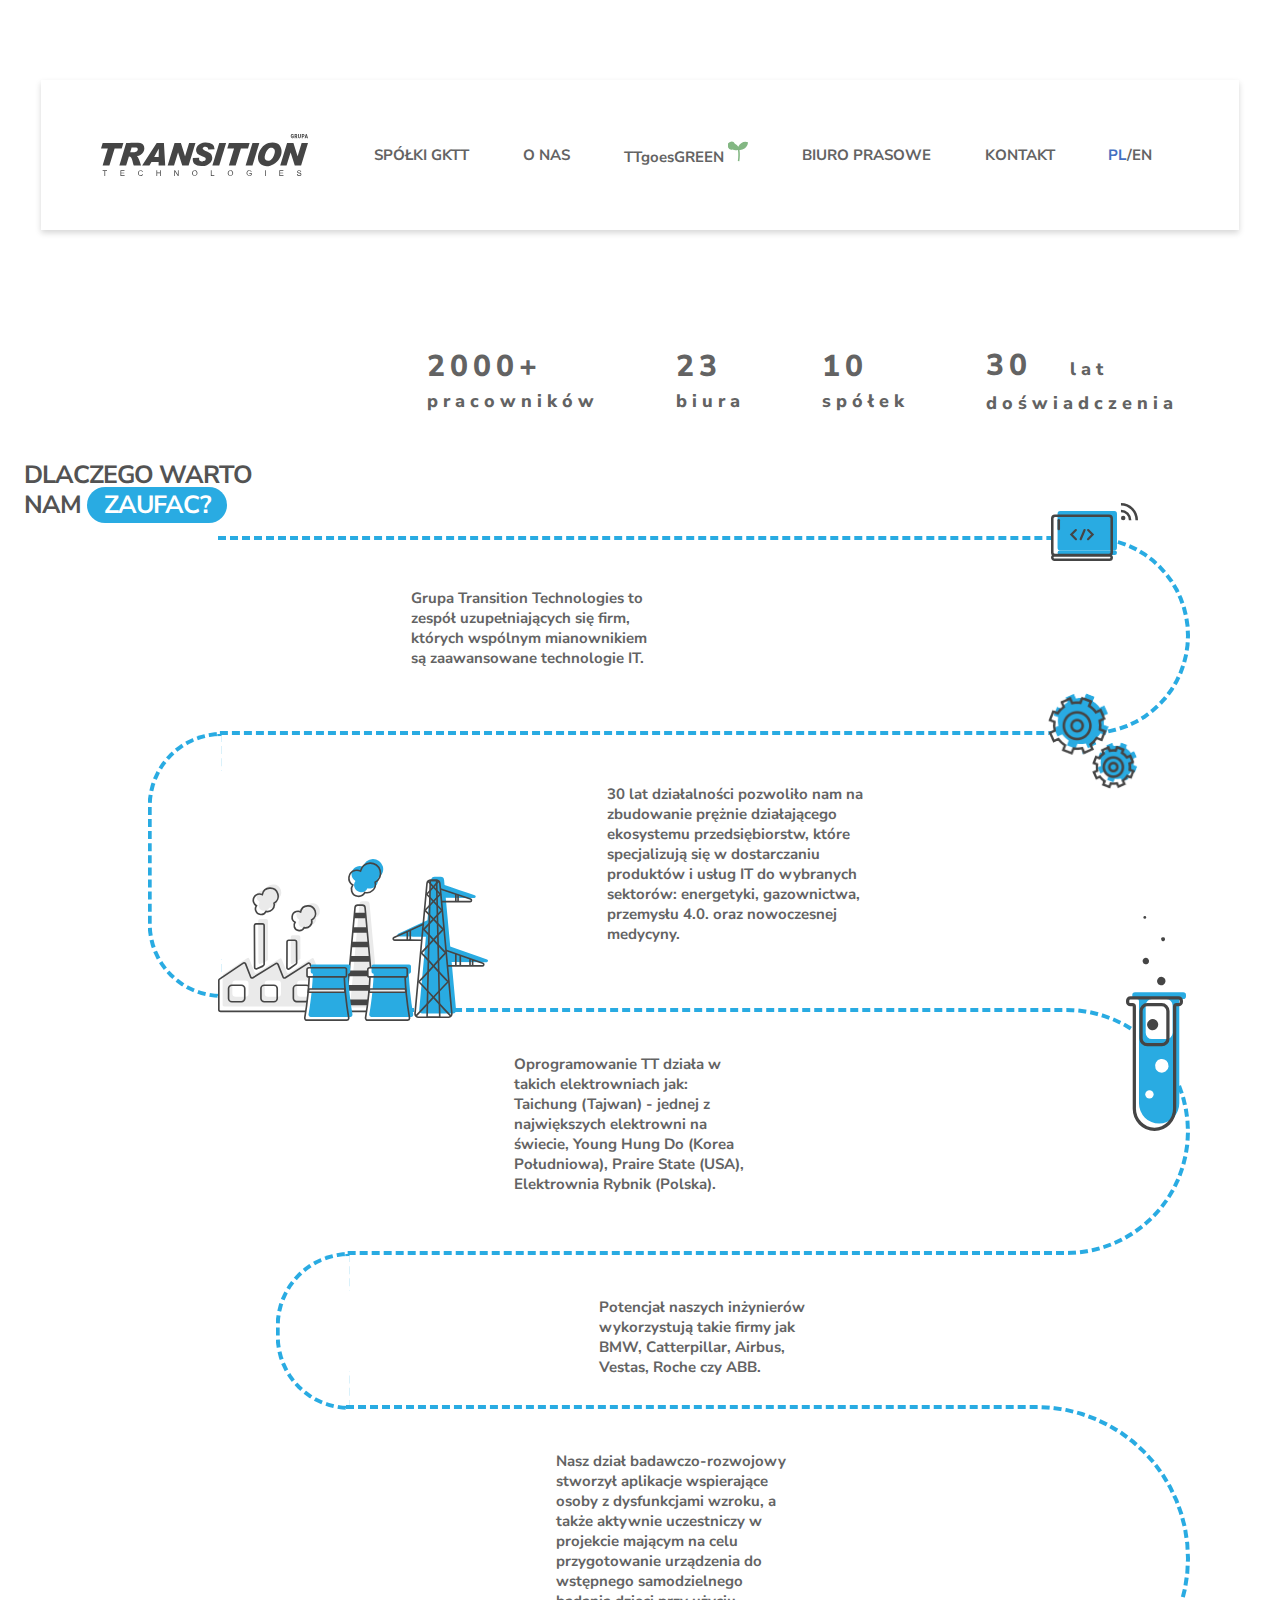
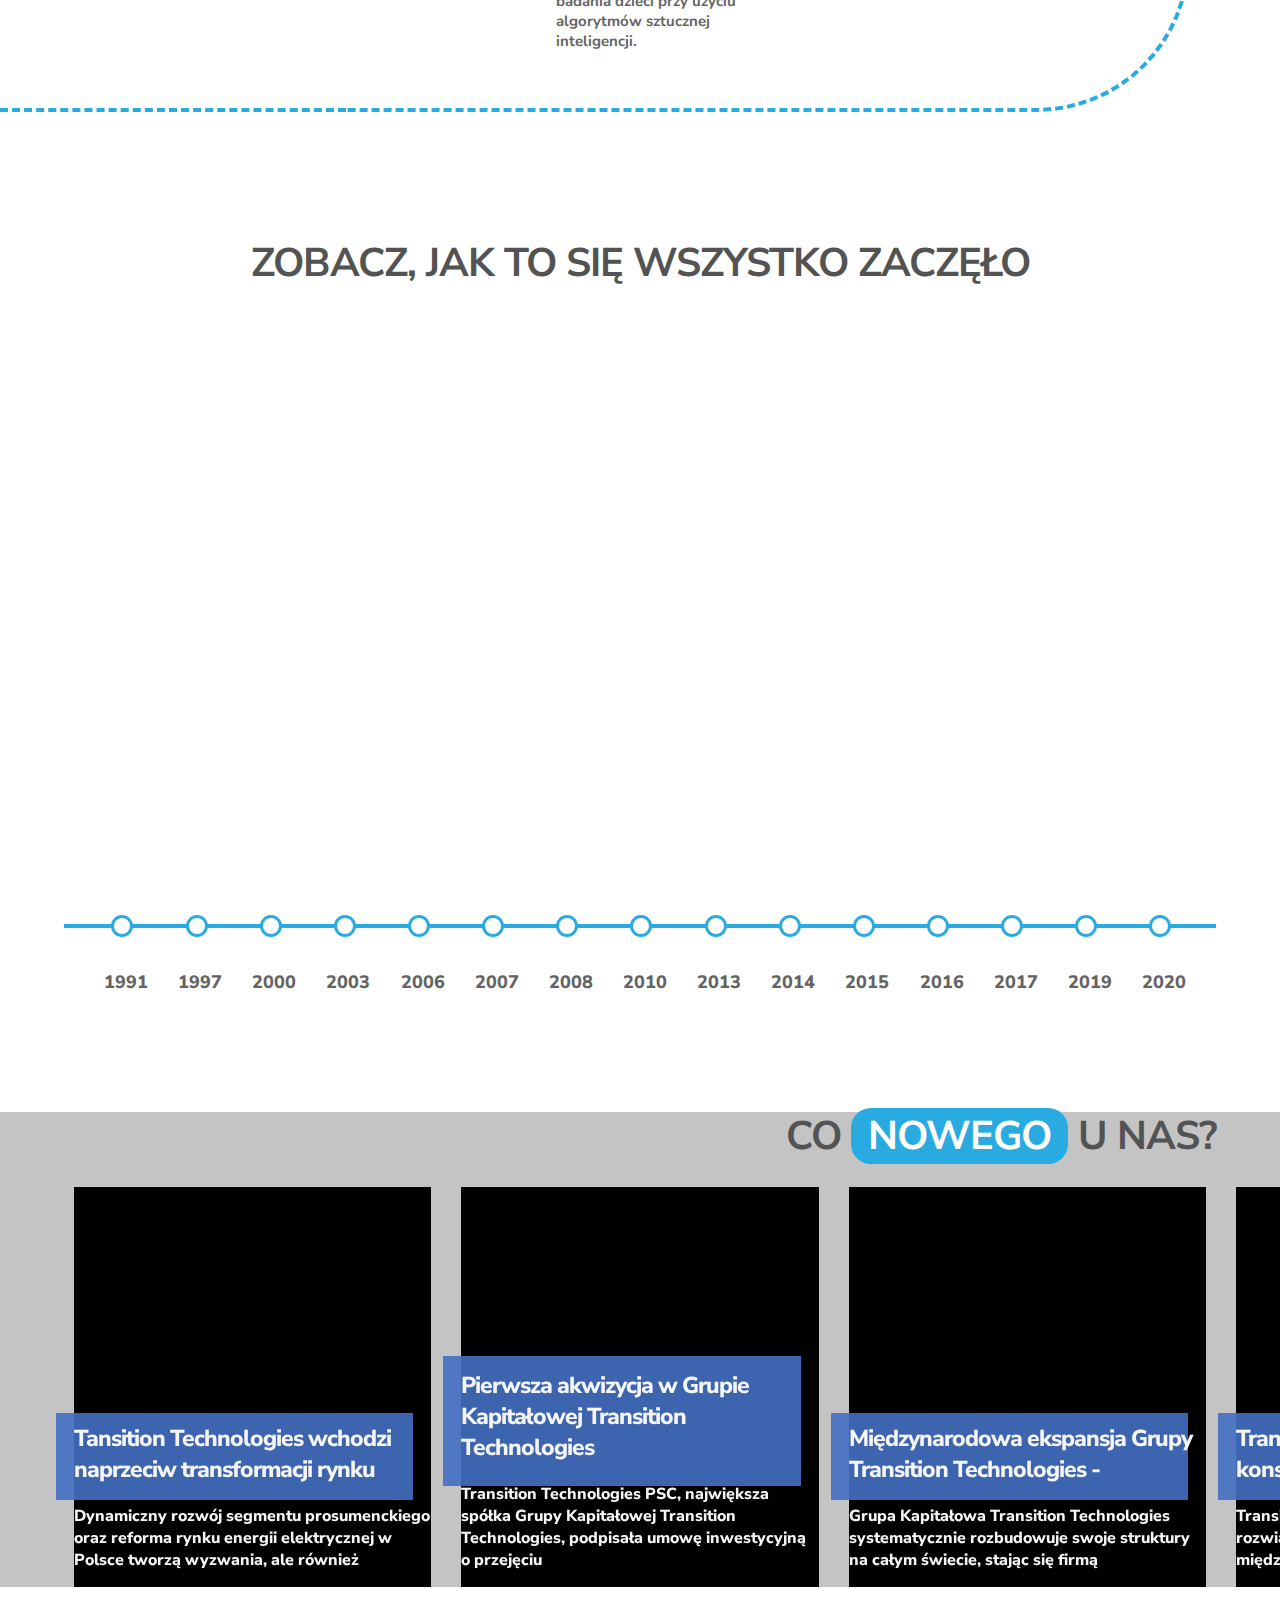
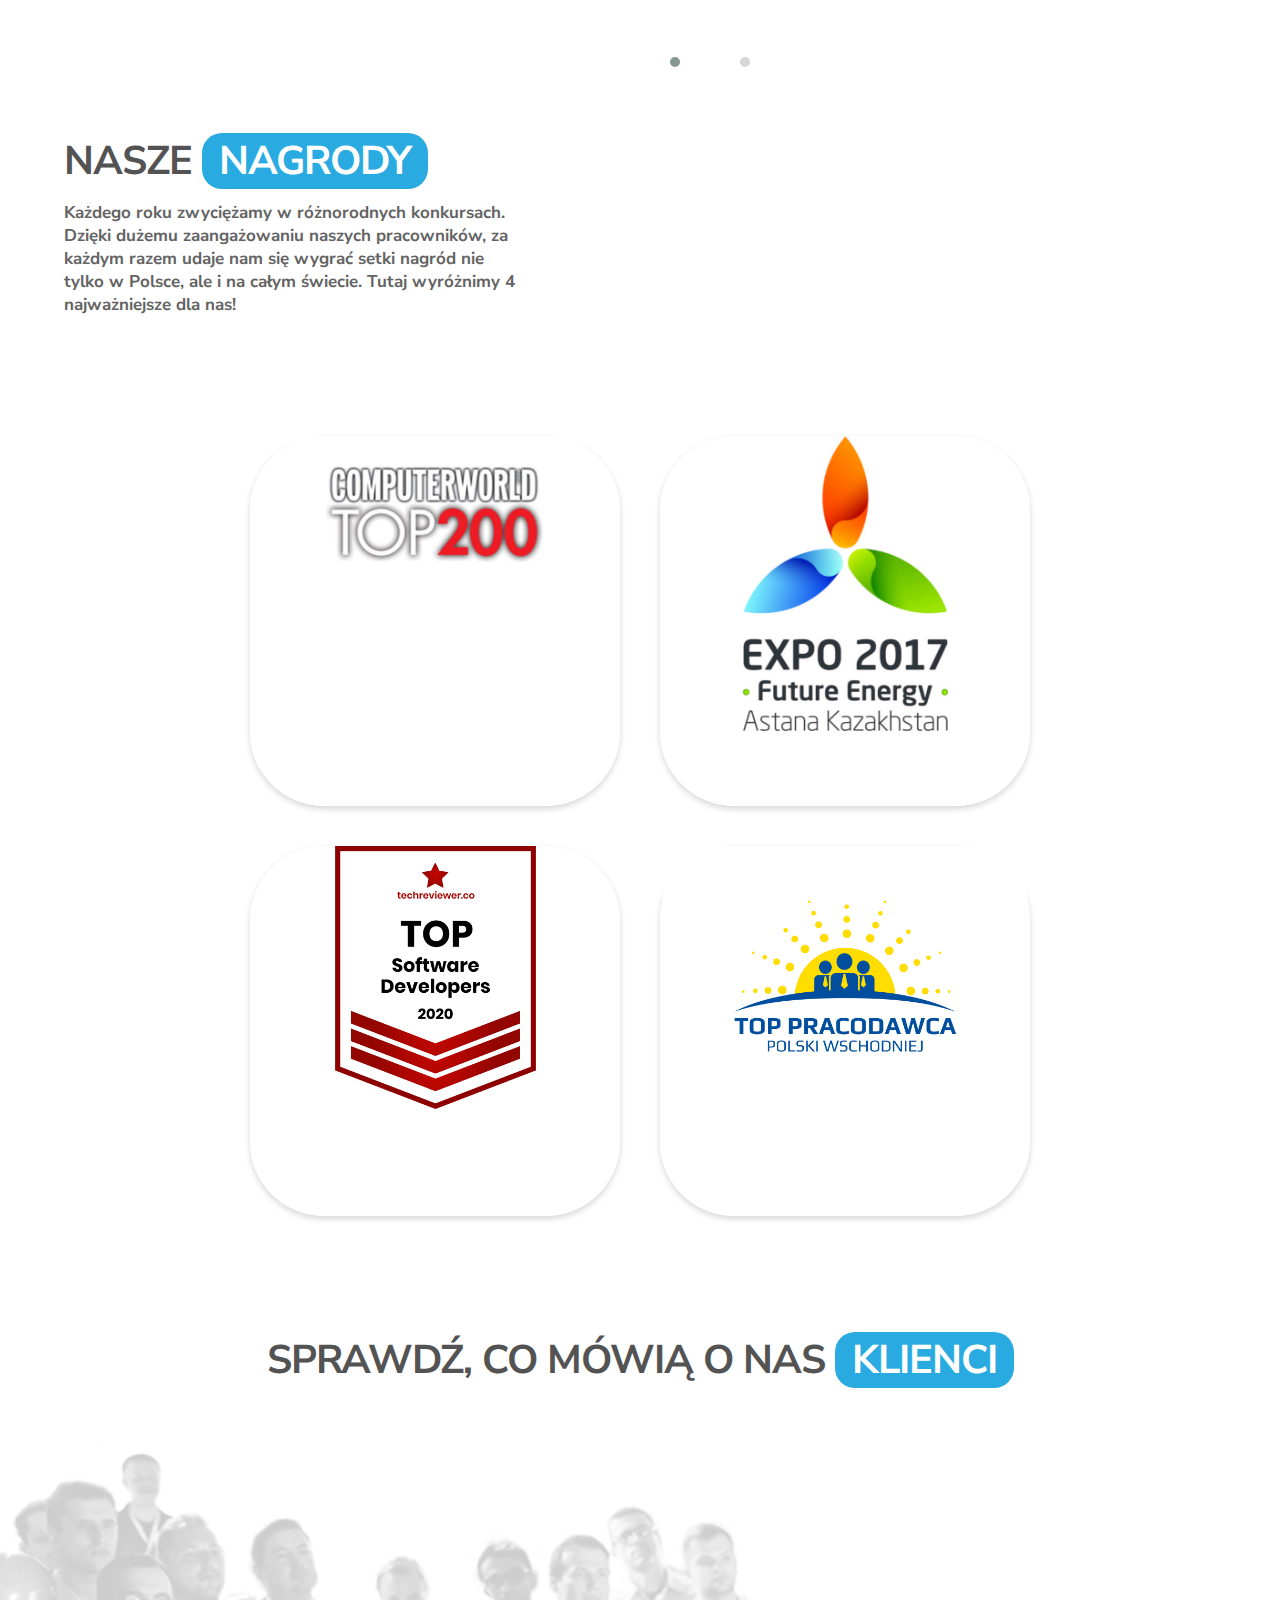
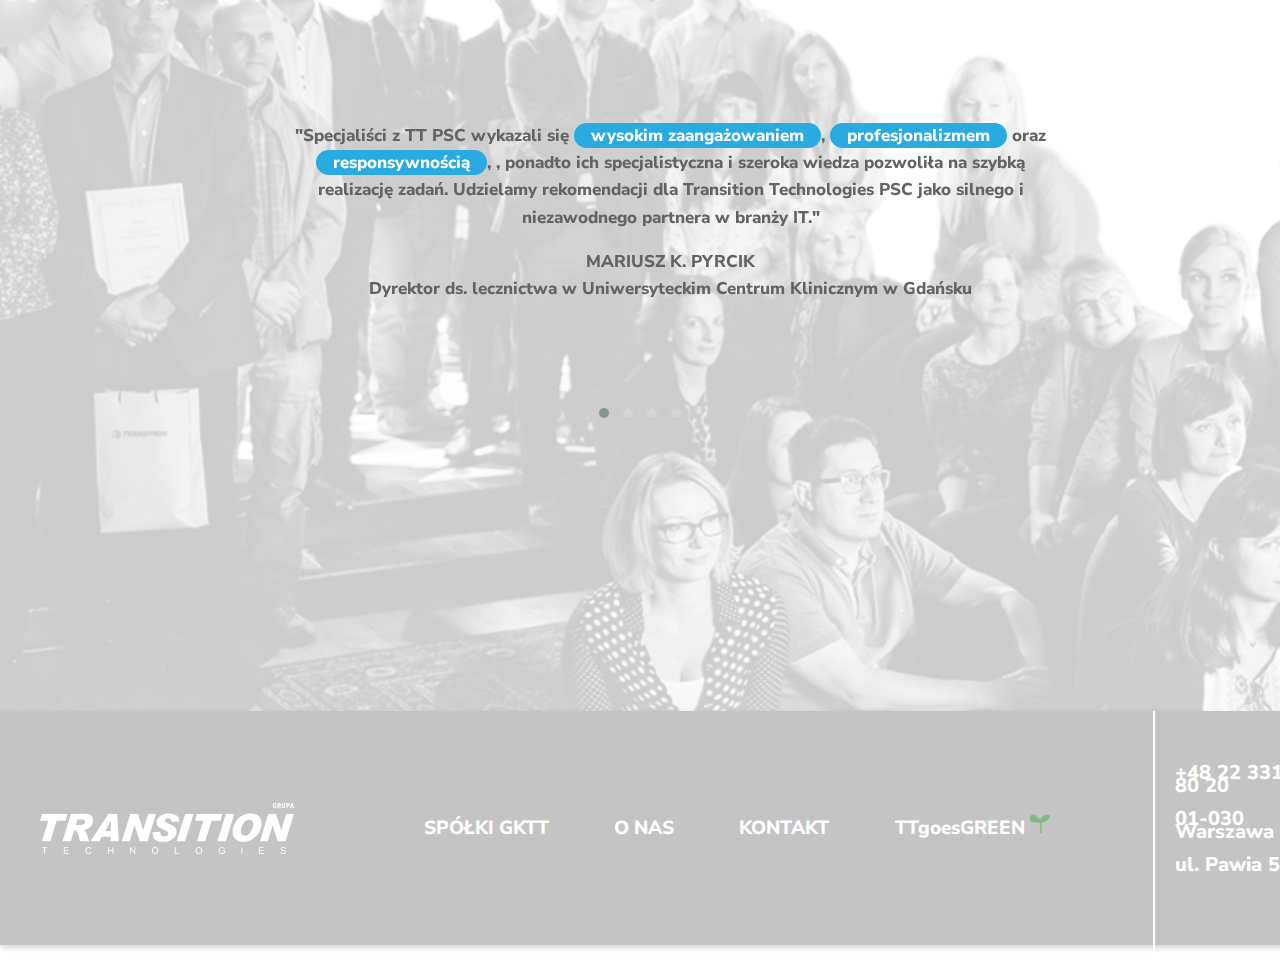
<file: about-us.html>
<!DOCTYPE html>
<html lang="en">

<head>
    <meta charset="UTF-8">
    <meta http-equiv="X-UA-Compatible" content="IE=edge">
    <meta name="viewport" content="width=device-width, initial-scale=1.0">
    <title>Document</title>
    <link rel="stylesheet" href="./css/app.css">
    <link rel="stylesheet" href="./carousel/assets/owl.carousel.min.css">
    <link rel="stylesheet" href="./carousel/assets/owl.theme.default.min.css">
</head>

<body>
    <header id="navbar" class="navbar-box">
        <nav>
            <img class="logo" src="img/logo.svg" alt="">
            <ul class="nav-menu">
                <li class="nav-item">
                    <a href="index.html" id="home" class="nav-link">SPÓŁKI GKTT</a>
                </li>
                <li class="nav-item">
                    <a class="nav-link" id="aboutus" href="about-us.html">O NAS</a>
                </li>
                <li class="nav-item">
                    <a class="nav-link" id="green" href="green.html">TTgoesGREEN <img src="./img/green-icon.svg" alt=""></a>
                </li>
                <li class="nav-item">
                    <a class="nav-link" id="office" href="*">BIURO PRASOWE</a>
                </li>

                <li class="nav-item">
                    <a class="nav-link" href="*">KONTAKT</a>
                </li>

                <li class="nav-item">
                    <a class="nav-link" href="*"><span>PL</span>/EN</a>
                </li>
            </ul>
            <div class="hamburger">
                <span class="bar"></span>
                <span class="bar"></span>
                <span class="bar"></span>
            </div>
        </nav>
    </header>

    <section class="data container-xxxl">
        <article>
            <span><h1 class="text-md-spacing">2000+</h1><p class="text-sm-bold-spacing">pracowników</p></span>
            <span><h1 class="text-md-spacing">23</h1><p class="text-sm-bold-spacing">biura</p></span>
            <span><h1 class="text-md-spacing">10</h1><p class="text-sm-bold-spacing">spółek</p></span>
            <span><h1 class="text-md-spacing">30<span class="text-sm-bold-spacing">lat</span></h1>
            <p class="text-sm-bold-spacing">doświadczenia</p>
            </span>
        </article>
    </section>

    <section class="should-trust container-xl">

        <article>
            <h1 class="text-center">Dlaczego warto nam <span class="blue-background">zaufac?</span></h1>
            <p class="text-sm-bold">Grupa Transition Technologies to zespół uzupełniających się firm, których wspólnym mianownikiem są zaawansowane technologie IT.</p>
            <img class="router-icon" src="./img/about-us-icon/border/border-1.svg" alt="">
            <img class="screw" src="./img/about-us-icon/border/border2-1.png" alt="">
        </article>

        <article>
            <img src="./img/about-us-icon/border/border-2.svg" alt="">
            <p class="text-sm-bold">30 lat działalności pozwoliło nam na zbudowanie prężnie działającego ekosystemu przedsiębiorstw, które specjalizują się w dostarczaniu produktów i usług IT do wybranych sektorów: energetyki, gazownictwa, przemysłu 4.0. oraz nowoczesnej medycyny.</p>
        </article>

        <article>
            <img src="./img/about-us-icon/border/border-3.svg" alt="">
            <p class="text-sm-bold">Oprogramowanie TT działa w takich elektrowniach jak: Taichung (Tajwan) - jednej z największych elektrowni na świecie, Young Hung Do (Korea Południowa), Praire State (USA), Elektrownia Rybnik (Polska).</p>
        </article>

        <article>
            <p class="text-sm-bold">Potencjał naszych inżynierów wykorzystują takie firmy jak BMW, Catterpillar, Airbus, Vestas, Roche czy ABB.</p>
        </article>

        <article>
            <p class="text-sm-bold">Nasz dział badawczo-rozwojowy stworzył aplikacje wspierające osoby z dysfunkcjami wzroku, a także aktywnie uczestniczy w projekcie mającym na celu przygotowanie urządzenia do wstępnego samodzielnego badania dzieci przy użyciu algorytmów sztucznej
                inteligencji.
            </p>
        </article>
    </section>

    <section class="timeline  container-xxl">
        <h1 class="text-center">ZOBACZ, JAK TO SIĘ WSZYSTKO ZACZĘŁO</h1>
        <ul>

            <div id="1991content" class="time-slidecontent">
                <article>
                    <span class="left">
                        <h3>5 pracowników</h3>
                        <p>Powstaje Transition Technologies Sp. z o.o. w Warszawie.</p>
                    </span>
                    <span class="right">
                        <img src="./img/about-us-icon/timeline/1991.png" alt="">
                    </span>
                </article>
            </div>
            <div id="1997content" class="time-slidecontent">
                <article>
                    <span class="left">
                        <h3>22 pracowników</h3>
                        <p>Otwarcie biura w Ostrowie Wielkopolskim. Nawiązanie współpracy z Oracle, Microsoft oraz IBM.</p>
                    </span>
                    <span class="right">
                        <img src="./img/about-us-icon/timeline/1997.png" alt="">
                    </span>
                </article>
            </div>
            <div id="2000content" class="time-slidecontent">
                <article>
                    <span class="left">
                        <img src="./img/logo-tt-big/logo_tt_kolor.png" alt="">
                        <h3>45 pracowników</h3>
                        <p>Przekształcenie firmy w Spółkę Akcyjną.</p>
                    </span>
                    <span class="right">
                        <img src="./img/about-us-icon/timeline/2000.png" alt="">
                    </span>
                </article>
            </div>
            <div id="2003content" class="time-slidecontent">
                <article>
                    <span class="left">
                        <h3>94 pracowników</h3>
                        <p>Powstaje pierwsze zagraniczne biuro sprzedażowe w Niemczech.</p>
                    </span>
                    <span class="right">
                        <img src="./img/about-us-icon/timeline/2003.png" alt="">
                    </span>
                </article>
            </div>

            <div id="2006content" class="time-slidecontent">
                <article>
                    <span class="left">
                        <h3>141 pracowników</h3>
                        <p>Otwarcie biura w Łodzi oraz we Wrocławiu.</p>
                    </span>
                    <span class="right">
                        <img src="./img/about-us-icon/timeline/2006.png" alt="">
                    </span>
                </article>
            </div>

            <div id="2007content" class="time-slidecontent">
                <article>
                    <span class="left">
                        <img src="./img/logo-tt-big/logo_ttusa.svg" alt="">
                        <h3>179 pracowników</h3>
                        <p>Początek tworzenia Grupy Kapitałowej poprzez wydzielenie spółki TT USA Inc. w Pittsburgu.</p>
                    </span>
                    <span class="right">
                        <img src="./img/about-us-icon/timeline/2007.png" alt="">
                    </span>
                </article>
            </div>

            <div id="2008content" class="time-slidecontent">
                <article>
                    <span class="left">
                        <img src="./img/logo-tt-big/logo_ttusa.svg" alt="">
                        <h3>227 pracowników</h3>
                        <p>Otwarcie biura w Białymstoku. Pierwszy udział w targach E-world energy and water Essen, Niemcy. Software house - pierwsze biuro dla klienta zewnętrzenego.</p>
                    </span>
                    <span class="right">
                        <img src="./img/about-us-icon/timeline/2008.png" alt="">
                    </span>
                </article>
            </div>

            <div id="2010content" class="time-slidecontent">
                <article>
                    <span class="left">
                        <h3>352 pracowników</h3>
                        <p>Uzyskanie statusu Centrum Badawczo-Rozwojowego. Powstanie aplikacji Seeing Assistant.</p>
                    </span>
                    <span class="right">
                        <img src="./img/about-us-icon/timeline/2010.png" alt="">
                    </span>
                </article>
            </div>

            <div id="2013content" class="time-slidecontent">
                <article>
                    <span class="left">
                        <img src="./img/logo-tt-big/LogoPromison.svg" alt="">
                        <h3>575 pracowników</h3>
                        <p>Otwarcie biura w Lublinie. Rozszerzenie GK TT o kolejną spółkę Promison Sp. z o.o.. Rozpoczęcie współpracy z Roche.</p>
                    </span>
                    <span class="right">
                        <img src="./img/about-us-icon/timeline/2013.png" alt="">
                    </span>
                </article>
            </div>

            <div id="2014content" class="time-slidecontent">
                <article>
                    <span class="left">
                        <h3>602 pracowników</h3>
                        <p>Otwarcie biur w Kielcach oraz w Koszalinie.</p>
                    </span>
                    <span class="right">
                        <img src="./img/about-us-icon/timeline/2014.png" alt="">
                    </span>
                </article>
            </div>


            <div id="2015content" class="time-slidecontent">
                <article>
                    <span class="left">
                        <img src="./img/logo-tt-big/logo_ttms.svg" alt="">
                        <h3>672 pracowników</h3>
                        <p>Wydzielenie ze struktur GK TT spółki Transition Technologies Managed Services.</p>
                    </span>
                    <span class="right">
                        <img src="./img/about-us-icon/timeline/2015.png" alt="">
                    </span>
                </article>
            </div>

            <div id="2016content" class="time-slidecontent">
                <article>
                    <span class="left">
                        <img src="./img/logo-tt-big/logo_ttpsc.svg" alt="">
                        <h3>850 pracowników</h3>
                        <p>Otwarcie biur sprzedażowych w Wielkiej Brytanii i Szwecji. Wydzielenie ze struktur GK TT spółki Transition Technologies PSC.</p>
                    </span>
                    <span class="right">
                        <img src="./img/about-us-icon/timeline/2016.png" alt="">
                    </span>
                </article>
            </div>

            <div id="2017content" class="time-slidecontent">
                <article>
                    <span class="left">
                        <img src="./img/logo-tt-big/LogoTTAS.svg" alt="">
                        <h3>1200 pracowników</h3>
                        <p>Wydzielenie ze struktur GK TT spółki Transition Technologies Advanced Solutions. Otwarcie nowych biur w Krakowie i Kuala Lumpur w Malezji (TTMS Software SDN BHD), Zielonej Górze (TTPSC).</p>
                    </span>
                    <span class="right">
                        <img src="./img/about-us-icon/timeline/2017.png" alt="">
                    </span>
                </article>
            </div>

            <div id="2018content" class="time-slidecontent">
                <article>
                    <span class="left">
                        <span>
                            <img src="./img/logo-tt-big/LogoTTCS.svg" alt="">
                            <img src="./img/logo-tt-big/LogoTTUkr.png" alt="">
                        </span>

                    <h3>1400 pracowników</h3>
                    <p>Wydzielenie ze struktur GK TT spółki Transition Technologies Control Solutions oraz spółki Transition Technologies Ukraina z siedzibą w Kijowie. Otwarcie nowych biur w Rzeszowie, Poznaniu i Tarnowie.</p>
                    </span>
                    <span class="right">
                        <img src="./img/about-us-icon/timeline/2018.png" alt="">
                    </span>
                </article>
            </div>

            <div id="2019content" class="time-slidecontent">
                <article>
                    <span class="left">

                            <img src="./img/logo-tt-big/LogoTTSW.svg" alt="">
                            


                    <h3>1600 pracowników</h3>
                    <p>Wydzielenie ze struktur GK TT spółki Transition Technologies-Software. Powstanie nowej spółki TTPSC Asia Ltd. z siedzibą w Tajwanie.</p>
                    </span>
                    <span class="right">
                        <img src="./img/about-us-icon/timeline/2019.png" alt="">
                    </span>
                </article>
            </div>

            <div id="2020content" class="time-slidecontent">
                <article>
                    <span class="left">

                            <img src="./img/logo-tt-big/LogoTTCS.svg" alt="">

                    <h3>1800 pracowników</h3>
                    <p>Otwarcie nowego biura w Mińsku na Białorusi (TT-AS). Start programu TTgoesGREEN.</p>
                    </span>
                    <span class="right">
                        <img src="./img/about-us-icon/timeline/2020.png" alt="">
                    </span>
                </article>
            </div>
            <li class="time-slide" id="1991">1991</li>
            <li class="time-slide" id="1997">1997</li>
            <li class="time-slide" id="2000">2000</li>
            <li class="time-slide" id="2003">2003</li>
            <li class="time-slide" id="2006">2006</li>
            <li class="time-slide" id="2007">2007</li>
            <li class="time-slide" id="2008">2008</li>
            <li class="time-slide" id="2010">2010</li>
            <li class="time-slide" id="2013">2013</li>
            <li class="time-slide" id="2014">2014</li>
            <li class="time-slide" id="2015">2015</li>
            <li class="time-slide" id="2016">2016</li>
            <li class="time-slide" id="2017">2017</li>
            <li class="time-slide" id="2019">2019</li>
            <li class="time-slide" id="2020">2020</li>

        </ul>
    </section>

    <section class="what-is-new container-xxxl">
        <h1 class="text-center">CO <span class="blue-background">NOWEGO</span> U NAS?</h1>
        <div class="owl-carousel-2 owl-theme">

            <div class="fans item" href="siema.pl">
                <h2>Tansition Technologies wchodzi naprzeciw transformacji rynku</h2>
                <p>Dynamiczny rozwój segmentu prosumenckiego oraz reforma rynku energii elektrycznej w Polsce tworzą wyzwania, ale również</p>
            </div>

            <div class="hands item" href="siema.pl">
                <h2>Pierwsza akwizycja w Grupie Kapitałowej Transition Technologies</h2>
                <p>Transition Technologies PSC, największa spółka Grupy Kapitałowej Transition Technologies, podpisała umowę inwestycyjną o przejęciu</p>
            </div>
            <div class="pin item" href="siema.pl">
                <h2>Międzynarodowa ekspansja Grupy Transition Technologies -</h2>
                <p>Grupa Kapitałowa Transition Technologies systematycznie rozbudowuje swoje struktury na całym świecie, stając się firmą</p>
            </div>
            <div class="light-bulb item" href="siema.pl">
                <h2>Transition Technologies w konsorcjum firm wspierających</h2>
                <p>Transition Technologies jako dostawca rozwiązań informatycznych bierze udział w międzynarodowym projekcie One Network for</p>
            </div>
        </div>
        </div>
    </section>

    <section class="awards container-xxxl">
        <h1 class="text-center">
            NASZE <span class="blue-background">NAGRODY</span>
        </h1>
        <p class="under-head">Każdego roku zwyciężamy w różnorodnych konkursach. Dzięki dużemu zaangażowaniu naszych pracowników, za każdym razem udaje nam się wygrać setki nagród nie tylko w Polsce, ale i na całym świecie. Tutaj wyróżnimy 4 najważniejsze dla nas!</p>
        <div class="cards-awards">
            <span><div class="flip-card">
                <div class="flip-card-inner">
                  <div class="flip-card-front">
                    <img src="./img/about-us-icon/awards/top200.png" alt="Avatar">
                  </div>
                  <div class="flip-card-back">
                    <p>II miejsce</p>
                    <p>Najwięksi dostawcy rozwiązań i usług dla sektora energetycznego.</p>
                    <p>IV miejsce</p>
                    <p>Najwięksi dostawcy aplikacji mobilnych.</p>
                    <p>V miejsce</p>
                    <p>Firmy informatyczne o największych zakładach R&D.</p>
                  </div>
                </div>
              </div></span>
            <span><div class="flip-card">
                <div class="flip-card-inner">
                  <div class="flip-card-front">
                    <img src="./img/about-us-icon/awards/expo2017.png" alt="Avatar">
                  </div>
                  <div class="flip-card-back">
                    <p>Optymalizator SILO został zaprezentowany na wystawie w Kazachstanie jako jeden z 13 najnowocześnioejszych projektów z całego świata</p>
                  </div>
                </div>
              </div></span>
            <span><div class="flip-card">
                <div class="flip-card-inner">
                  <div class="flip-card-front">
                    <img src="./img/about-us-icon/awards/topsoftwaredevelopers.png" alt="Avatar">
                  </div>
                  <div class="flip-card-back">
                    <p>21 miejsce spośród 700 firm IT w Rankingu TechReviewer - TTMS</p>
                  </div>
                </div>
              </div></span>
            <span><div class="flip-card">
                <div class="flip-card-inner">
                  <div class="flip-card-front">
                    <img src="./img/about-us-icon/awards/toppracodwawca.png" alt="Avatar"   >
                  </div>
                  <div class="flip-card-back">
                    <p>Nagroda 'Top Pracodawca Polski Wschodniej'.</p>
                    <p>Specjalna nagroda publiczności pezyznana przez czytelników PulsHR.pl.</p>
                  </div>
                </div>
              </div></span>
        </div>

    </section>
    <h1 class="text-center">
        SPRAWDŹ, CO MÓWIĄ O NAS <span class="blue-background">KLIENCI</span>
    </h1>
    <section class="clients container-xl">

        <div class="owl-carousel owl-theme">
            <div class="item">
                <section>
                    <p>"Specjaliści z TT PSC wykazali się <span class="blue-background">wysokim zaangażowaniem</span>, <span class="blue-background">profesjonalizmem</span> oraz <span class="blue-background">responsywnością</span>, , ponadto ich specjalistyczna
                        i szeroka wiedza pozwoliła na szybką realizację zadań. Udzielamy rekomendacji dla Transition Technologies PSC jako silnego i niezawodnego partnera w branży IT." </p>
                    <p>MARIUSZ K. PYRCIK <br> Dyrektor ds. lecznictwa w Uniwersyteckim Centrum Klinicznym w Gdańsku</p>
                </section>
            </div>
            <div class="item">
                <section>
                    <p>"MEDSTREAM - to system, który pozwala wyszukiwac pacjentów na podstawi historii leczenie. Poszukuje np. wyniki badań laboratoryjnych, porównuje podawane leki i wykonane zabiegi. Dane te można grupować, porównywać i opracowywać statystycznie.
                        MSD przypomina bowiem wielką wyszukiwarkę danych. Ich analiza może <br> <span class="blue-background">pomóc w leczeniu</span> i prowadzeniu badań naukowych."</p>
                    <p>DR HAB. TOMASZ STEFANIAK</p>
                    <p>Dyrektor ds. lecznictwa w Uniwersyteckim Centrum Klinicznym w Gdańsku</p>
                </section>
            </div>
            <div class="item">
                <section>
                    <p>"Jesteśmy wdzięczni spółkom Transition Technologies S.A. oraz Transition Technologies Ukraine za świadczenie <span class="blue-background">wysokiej jakości usług</span> w zakresie wdrożenia modułowego CTRM systemu LUXtrade w naszej
                        firmie. Specjaliści TT wykazali się <span class="blue-background">wysokim profesjonalizmem</span> </p>
                    <p> w kierunku integracji z systemami zewnętrznymi (MMS, XM.trade), co gwarantuje pweną automatyzację wszystkich procesów</p>
                    <p>VLADIMIR JEGOROW <br> Dyrektor DE TRADING LLC</p>
                </section>
            </div>

            <div class="item">
                <section>
                    <p>"Recent product demonstrations attracted significant praise from internal stakeholders and multiple customers due to their <br> <span class="blue-background">exceptional performance</span> .Transition Technologies' high-quality deliverables,
                        clear communication, and transparent priycing strengthen the partnership." </p>
                    <p>LIEVEN VANDAMME <br> Customer Services Manager, Savaco</p>
                </section>
            </div>
        </div>
    </section>

    <footer class="footer">
        <img class="logo" src="img/logo-white.svg" alt="">
        <ul class="nav-links">
            <li class="nav-item">
                <a href="index.html" id="home" class="nav-link">SPÓŁKI GKTT</a>
            </li>
            <li class="nav-item">
                <a class="nav-link" id="aboutus" href="about-us.html">O NAS</a>
            </li>
            <li class="nav-item">
                <a class="nav-link" id="office" href="*">KONTAKT</a>
            </li>
            <li class="nav-item">
                <a class="nav-link" id="green" href="green.html">TTgoesGREEN <img src="./img/green-icon.svg" alt=""></a>
            </li>
        </ul>
        <div class="box-contact">
            <p>+48 22 331 80 20</p>
            <p>01-030 Warszawa</p>
            <p>ul. Pawia 55</p>
        </div>
        <aside class="social-mobile">
            <img src="./img/social/facebook-logo.svg" alt="">
            <img src="./img/social/linkedin-logo.svg" alt="">
            <img src="./img/social/twitter-logo.svg" alt="">
            <img src="./img/social/youtube-logo.svg" alt="">
        </aside>
    </footer>
    <script src="./jquery/jquery-3.6.0.min.js"></script>
    <script src="./carousel/owl.carousel.min.js"></script>
    <script src="./js/nav.js"></script>
    <script src="./js/aboutUs.js"></script>
</body>

</html>
</file>
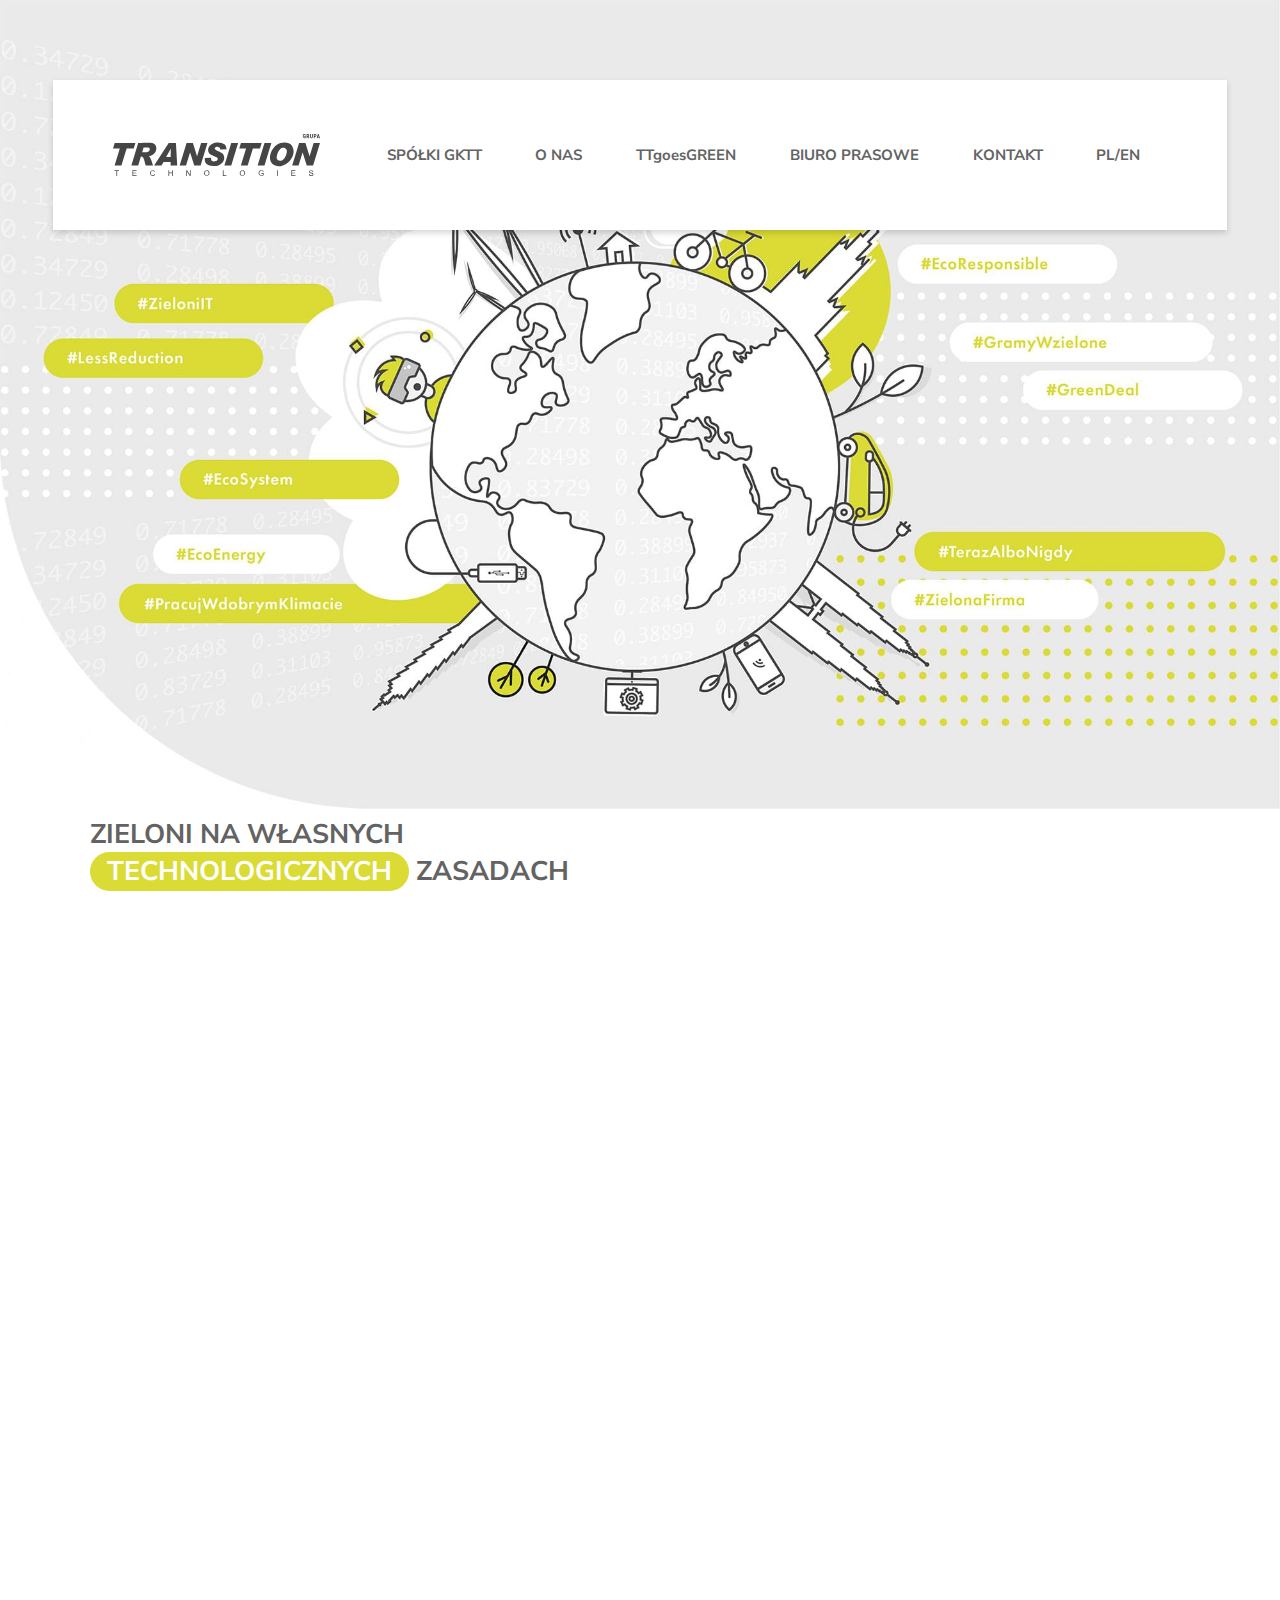
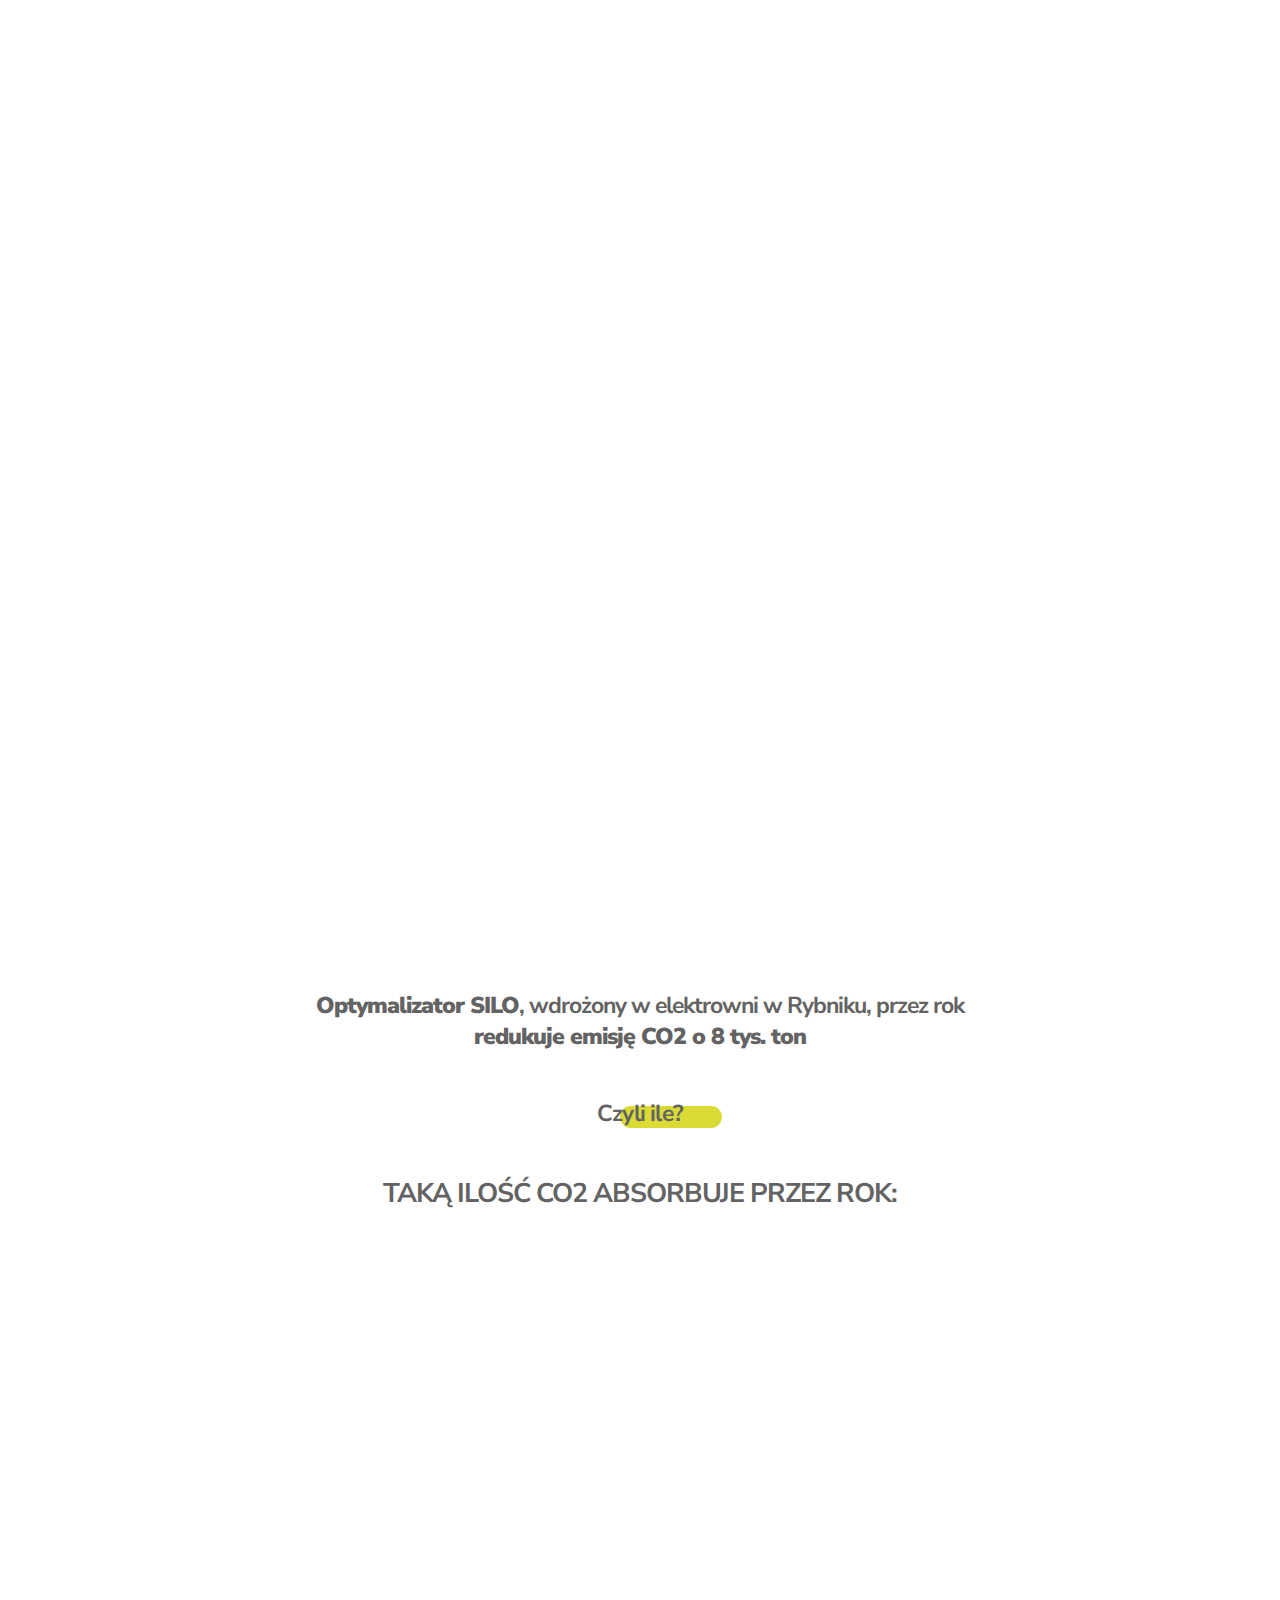
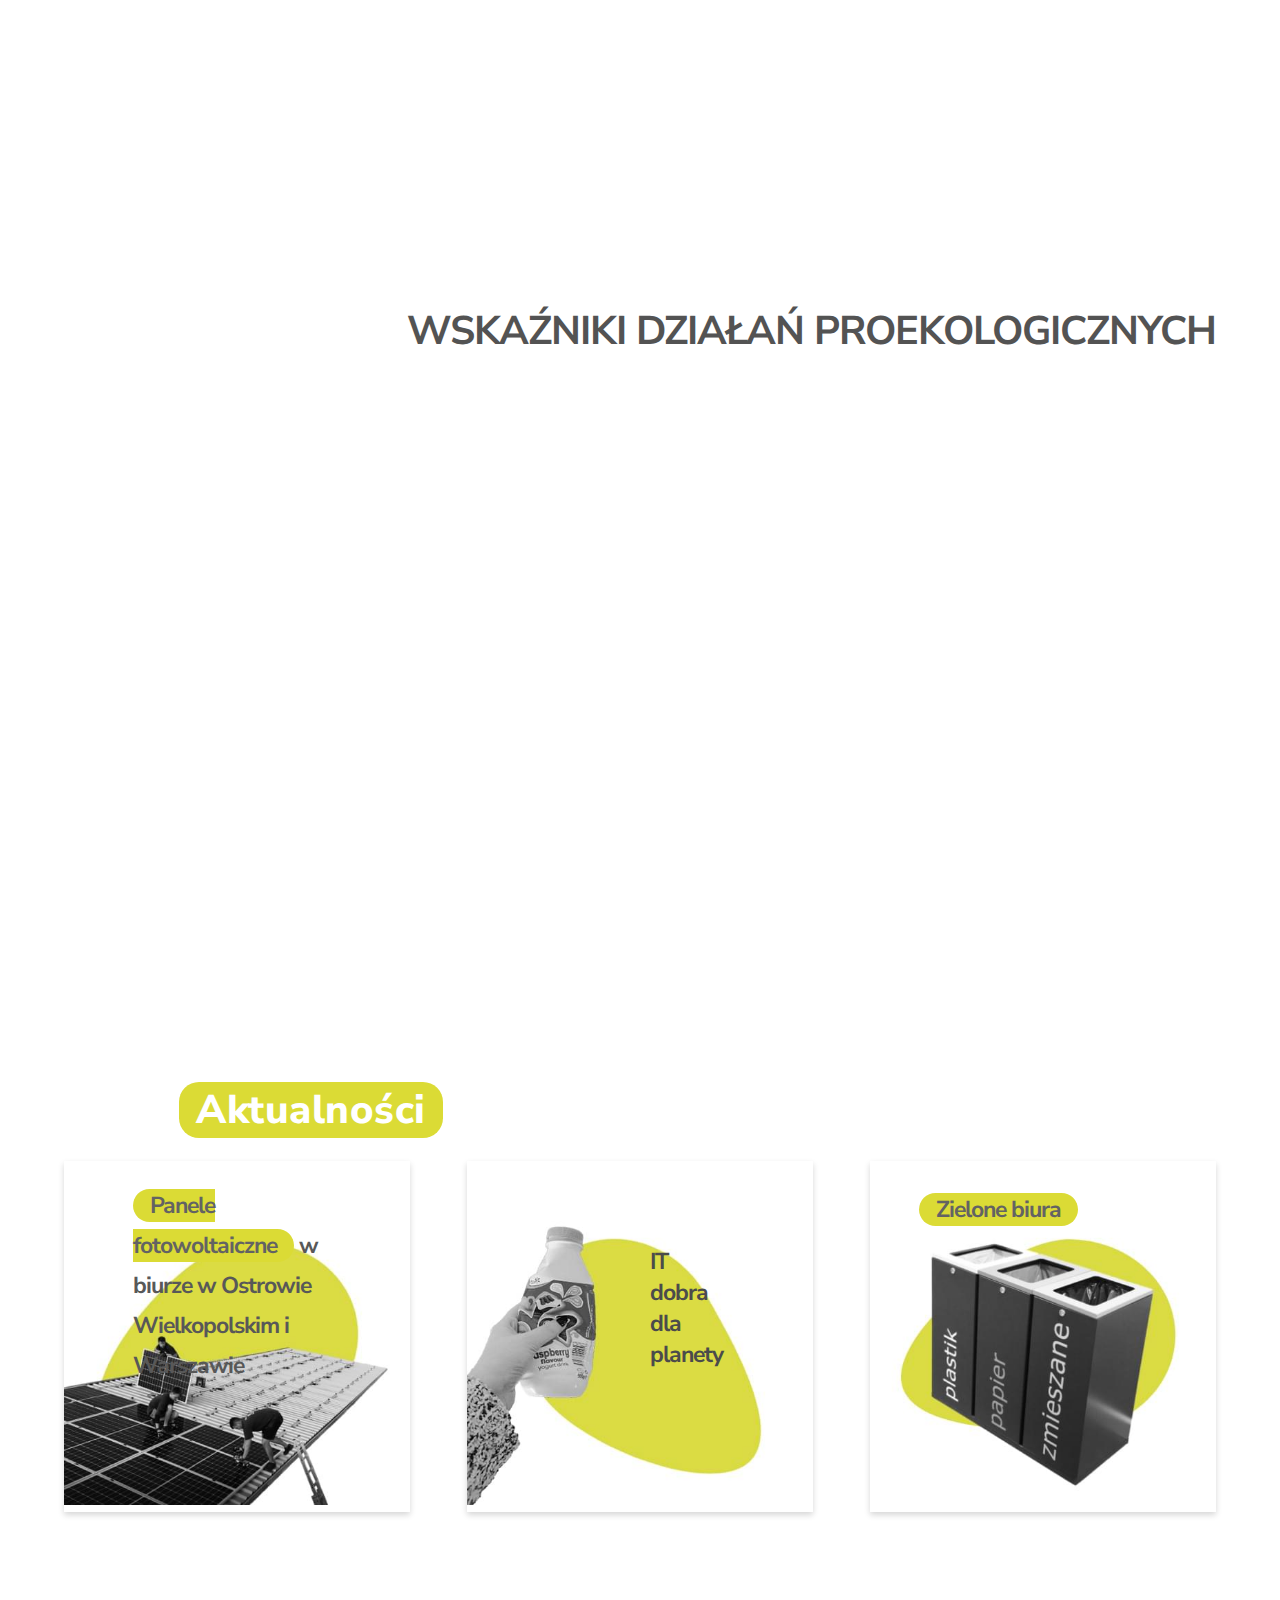
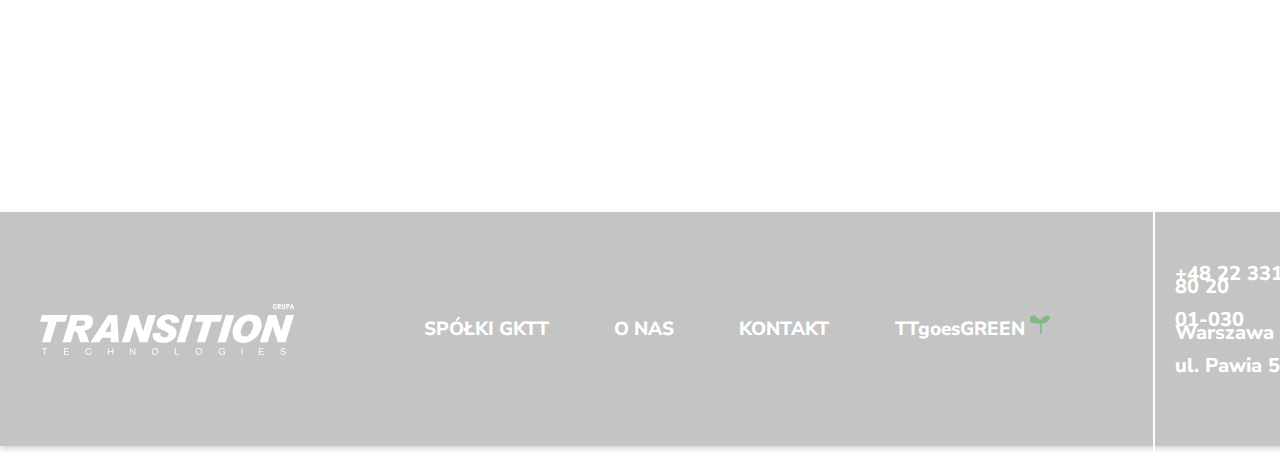
<file: green.html>
<!DOCTYPE html>
<html lang="en">

<head>
    <meta charset="UTF-8">
    <meta http-equiv="X-UA-Compatible" content="IE=edge">
    <meta name="viewport" content="width=device-width, initial-scale=1.0">
    <title>Transition Technologies</title>
    <link rel="stylesheet" href="./css/app.css">
    <link rel="stylesheet" href="./carousel/assets/owl.carousel.min.css">
    <link rel="stylesheet" href="./carousel/assets/owl.theme.default.min.css">
    <link rel="stylesheet" href="./css/animate.css">
</head>

<body>
    <header id="navbar" class="navbar-box">
        <nav>
            <img class="logo" src="img/logo.svg" alt="">
            <ul class="nav-menu">
                <li class="nav-item">
                    <a href="index.html" class="nav-link">SPÓŁKI GKTT</a>
                </li>
                <li class="nav-item">
                    <a class="nav-link" href="about-us.html">O NAS</a>
                </li>
                <li class="nav-item">
                    <a class="nav-link" href="*">TTgoesGREEN</a>
                </li>
                <li class="nav-item">
                    <a class="nav-link" href="*">BIURO PRASOWE</a>
                </li>

                <li class="nav-item">
                    <a class="nav-link" href="*">KONTAKT</a>
                </li>

                <li class="nav-item">
                    <a class="nav-link" href="*">PL/EN</a>
                </li>
            </ul>
            <div class="hamburger">
                <span class="bar"></span>
                <span class="bar"></span>
                <span class="bar"></span>
            </div>
        </nav>
    </header>

    <section>
        <img src="./img/green/ttgoesgreen_bg.jpg" class="main-photo">
    </section>

    <section class="tech-rules container-xl">
        <p class="text-title wow fadeInDown">ZIELONI NA WŁASNYCH <br> <span class="yellow-background">TECHNOLOGICZNYCH</span> ZASADACH</p>
        <article>
            <div class="left-rules wow fadeInDown">

                <p class="text-md">Liczymy ślad węglowy TT, tak aby wiedzieć jak bardzo obciążamy środowisko i podejmować kroki by te szkody zminimalizować.</p>


                <p class="text-md">Mamy plan, aby do końca 2022 roku cała flota samochodowa Grupy była elektryczna lub hybrydowa, a nasze biura w 100% były zasilane energią słoneczną.</p>

            </div>

            <div class="right-rules">
                <p class="text-title wow fadeInDown"><strong>W 2020 jeden pracownik TT <br> wyprodukował:</strong</p>
                <img class="wow tada" src="./img/green/counterCo2.png" alt="">
            </div>
        </article>
    </section>

    <section class="how-many container-xxl">
        <h1 class="text-title  wow fadeInDown" >WYKORZYSTUJEMY NASZĄ WIEDZĘ I UMIEJĘTNOŚCI DO TWORZENIA ROZWIĄZAŃ IT, KTÓRE DZIAŁAJĄ NA <br> <span class="yellow-background">KORZYŚĆ NASZEJ PLANETY</span></h1>
        <h3 class="text-md wow fadeInDown" data-wow-delay=".3s"><strong>Systemy TT</strong> zoptymalizowały największą sieć ciepłowniczą w Europie <br> powodując <strong>redukcję o ponad 145 tys. ton CO2</strong></h3>
                    <h4 data-wow-delay=".4s" class="wow fadeInDown text-md under-line">Czyli ile?</h4>
                    <h1 class="text-title wow fadeInDown" data-wow-delay=".5s">TAKĄ ILOŚĆ CO2 ABSORBUJE PRZEZ ROK:</h1>
                    <article class="one-year">
                        <figure class="wow backInUp" data-wow-delay=".1s">
                            <img src="./img/green/tree.png" alt="">
                            <p class="text-black">23 068 181 drzew <br></p>
                        </figure>
                        <p class="equals wow backInUp" data-wow-delay=".2s">=</p>
                        <figure class="wow backInUp" data-wow-delay=".3s">
                            <img src="./img/green/forest.png" alt="">
                            <p class="text-black">1 845 hektarów lasu</p>
                        </figure>
                        <p class="equals wow backInUp" data-wow-delay=".4s">=</p>
                        <figure class=" wow backInUp" data-wow-delay=".5s">
                            <img src="./img/green/lodz.png" alt="">
                            <p class="text-black">powierzchnia Łodzi</p>
                        </figure>
                    </article>
    </section>

    <section class="absorb container-xxl">
        <h1 class="text-md"><strong>Optymalizator SILO</strong>, wdrożony w elektrowni w Rybniku, przez rok <br> <strong>redukuje emisję CO2 o 8 tys. ton</strong></h1>
        <h4 class="text-md under-line">Czyli ile?</h4>
        <h1 class="text-title">TAKĄ ILOŚĆ CO2 ABSORBUJE PRZEZ ROK:</h1>
        <article class="one-year">
            <figure class="wow backInUp" data-wow-delay=".1s">
                <img src="./img/green/tree.png" alt="">
                <p class="text-black">23 068 181 drzew <br></p>
            </figure>
            <p class="equals wow backInUp" data-wow-delay=".2s">=</p>
            <figure class="wow backInUp" data-wow-delay=".3s">
                <img src="./img/green/forest.png" alt="">
                <p class="text-black">1 845 hektarów lasu</p>
            </figure>
            <p class="equals wow backInUp" data-wow-delay=".4s">=</p>

            <figure class=" wow backInUp" data-wow-delay=".5s">
                <img src="./img/green/warsaw.png" alt="">
                <p class="text-black">powierzchnia warszawskiego Śródmieścia</p>
            </figure>
        </article>
    </section>

    <section class="pro-ecology container-xxxl">
        <h1 class="text-center">WSKAŹNIKI DZIAŁAŃ PROEKOLOGICZNYCH</h1>
        <article class="one-year">
            <figure class="wow tada" data-wow-delay="0.1s">
                <img src="./img/green/bottle.svg" alt="">
                <h1 class="text-title">ZMNIEJSZENIE ŚLADU WĘGLOWEGO</h1>
                <h3 class="text-md">*w przeliczeniu na jednego pracownika, porównanie lat 2019 do 2020</h3>
            </figure>

            <figure class="wow tada" data-wow-delay="0.2s">
                <img src="./img/green/car.svg" alt="">
                <h1 class="text-title">ILOŚĆ SAMOCHODÓW ELEKTRYCZNYCH I HYBRYDOWYCH WE FLOCIE SAMOCHODOWEJ</h1>
            </figure>

            <figure class="wow tada" data-wow-delay="0.3s">
                <img src="./img/green/bottle.svg" alt="">
                <h1 class="text-title">ZMNIEJSZENIE ILOŚCI PRODUKOWANEGO PLASTIKU
                </h1>
                <h3 class="text-md">*przykład: listopad 2019 do marzec 2020 w warszawskim biurze
                </h3>
            </figure>

            <figure class="wow tada" data-wow-delay="0.4s">
                <img src="./img/green/battery.svg" alt="">
                <h1 class="text-title">ZMNIEJSZENIE ZUŻYCIA ENERGII W BIURACH</h1>
                <h3 class="text-md">*przykład: lipiec 2019 do lipiec 2020 w warszawskim biurze
                </h3>
            </figure>
        </article>
    </section>

    <section class="actualy container-xxl">
        <h1 class="text-center">
            <span class="yellow-background">Aktualności</span>
        </h1>
        <div class="three-cards">
            <article id="card-one">
                <img src="./img/green/photowoltaic.jpg" alt="">
                <h1 class="text-md"><span class="yellow-background">Panele fotowoltaiczne</span> w biurze w Ostrowie Wielkopolskim i Warszawie</h1>
            </article>

            <article id="card-two">
                <img src="./img/green/it-for-planet.jpg" alt="">
                <h1 class="text-md">IT dobra dla planety</h1>
            </article>

            <article id="card-three">
                <img src="./img/green/green-offices.jpg" alt="">
                <h1 class="text-md"><span class="yellow-background">Zielone biura</span></h1>
            </article>
        </div>
        <div id="open-card-one">
            <article>
                <h1><span class="yellow-background">Panele fotowoltaiczne w biurze w Ostrowie Wielkopolskim</span></h1>
                <p class="text-card">W 2020 roku w naszym biurze w Ostrowie Wielkopolskim powstaje instalacja fotowoltaiczna o mocy 49,68 kWp, składająca się z 138 paneli. Instalacja będzie zaspokajała 50% zapotrzebowania w energię całego biurowca (18 najemców), zużywającego
                    miesięcznie ok. 9000 kWh. To ok. 4500 kWh/miesiąc zielonej energii wytworzonej bez szkody dla środowiska. Instalacja fotowoltaiczna w naszym ostrowskim biurze jest największą pod względem mocy instalacją w całym województwie wielkopolskim,
                    a także jedyną taką niezależną konstrukcją pod panele PV. Przykładowo: w sierpniu 2020 roku instalacja wytworzyła 1,54MWh, co dla środowiska oznacza: redukcję emisji CO2 (1544,1 kg), a także ekwiwalent 18,07 posadzonych drzew!</p>
                <p class="text-card-bolder">Koszt montażu paneli fotowoltaicznych powinien zwrócić się już po 7 latach użytkowania.</p>
                <img class="close" id="close" src="./img/green/close.png">
                <img class="card-photo" src="./img/green/fotowoltanika.png" alt="">
            </article>
        </div>

        <div id="open-card-two">
            <article>
                <h1><span class="yellow-background">IT dobra planety</span></h1>
                <p class="text-card">Masz w ręku karton po mleku i zastanawiasz się gdzie go wyrzucić? Czy to papier, plastik czy bardziej odpady zmieszane? Co z torebką po herbacie? Pasuje do bio, ale równie dobrze może być także odpadem zmieszanym czy nawet metalem i tworzywem
                    sztucznym (przecież ma metalowe zszywki!). Czy Wy też codziennie stoicie przed takimi dylematami? Całe szczęście mamy dla Was coś, co znacznie ułatwi Wam życie!</p>
                <p class="text-card">Nasz dział R&D pracuje nad aplikacją wykorzystującą algorytmy sztucznej inteligencji do rozpoznawania poszczególnych odpadów. Model algorytmu sztucznej inteligencji uczy się na otwartych zbiorach danych, a także na zdjęciach śmieci, które
                    nasi pracownicy robili w swoich domach, aby jak najlepiej przyporządkowywać poszczególne odpady do odpowiedniej frakcji. Dzięki aplikacji segregacja będzie prosta i przede wszystkim prawidłowa!</p>
                <img class="close" id="close-two" src="./img/green/close.png">
                <img class="card-photo" src="./img/green/zdjeciesmieci.png" alt="">
            </article>
        </div>

        <div id="open-card-three">
            <article>
                <h1><span class="yellow-background">Zielone biura TT</span></h1>
                <p class="text-card">Nasze biura w całej Polsce przestawiły się na Zieloną Stronę Mocy. Segregacja odpadów obowiązuje w każdej z naszych lokalizacji. W żadnym z pokojów pracowniczych nie znajdziecie osobnego kosza na śmieci – zredukowaliśmy ich ilość do kilku
                    śmietników na odpady segregowane rozmieszczone równomiernie po biurze. Do zasad dotyczących segregacji stosują się wszyscy, w tym prezesi i dyrektorzy - nie ma wyjątków! Przykładowo: w biurze Warszawie dzięki wprowadzonej segregacji
                    udało się nam zmniejszyć ilość produkowanego plastiku o ok. 5 kg/ miesiąc! Dodatkowo nasze działania doprowadziły do wprowadzenia na kilku kompleksach biurowych obowiązkowej segregacji odpadów dla wszystkich najemców.

                </p>
                <p class="text-card-bolder"> Staramy się także wspierać alternatywny dla samochodów czy komunikacji miejskiej i przede wszystkim zeroemisyjny sposób docierania pracowników do biura. Przy każdym z naszych większych biur ( Warszawa, Łódź, Lublin, Białystok) nasi pracownicy
                    mają do dyspozycji parkingi dla rowerów. Taki transport jest nie tylko dobry dla planety, ale także dla zdrowia i samopoczucia naszych ludzi. A wiadomo – szczęśliwy pracownik to dobry pracownik.</p>
                <img class="close" id="close-three" src="./img/green/close.png">
                <img class="card-photo" src="./img/green/kosze.png" alt="">
            </article>

        </div>


    </section>

    <footer class="footer">
        <img class="logo" src="img/logo-white.svg" alt="">
        <ul class="nav-links">
            <li class="nav-item">
                <a href="index.html" id="home" class="nav-link">SPÓŁKI GKTT</a>
            </li>
            <li class="nav-item">
                <a class="nav-link" id="aboutus" href="about-us.html">O NAS</a>
            </li>
            <li class="nav-item">
                <a class="nav-link" id="office" href="*">KONTAKT</a>
            </li>
            <li class="nav-item">
                <a class="nav-link" id="green" href="green.html">TTgoesGREEN <img src="./img/green-icon.svg" alt=""></a>
            </li>
        </ul>
        <div class="box-contact">
            <p>+48 22 331 80 20</p>
            <p>01-030 Warszawa</p>
            <p>ul. Pawia 55</p>
        </div>
        <aside class="social-mobile">
            <img src="./img/social/facebook-logo.svg" alt="">
            <img src="./img/social/linkedin-logo.svg" alt="">
            <img src="./img/social/twitter-logo.svg" alt="">
            <img src="./img/social/youtube-logo.svg" alt="">
        </aside>
    </footer>
    <script src="./js/nav.js"></script>
    <script src="./jquery/jquery-3.6.0.min.js"></script>
    <script src="./js/green.js"></script>
    <script src="./js/wow.min.js"></script>
    <script>
        new WOW().init();
    </script>
</body>

</html>
</file>
<file: css/app.css>
@charset "UTF-8";
@import url("https://fonts.googleapis.com/css2?family=Nunito+Sans:ital,wght@0,200;0,300;0,400;0,600;0,700;0,800;0,900;1,200;1,300;1,400;1,600;1,700;1,800;1,900&display=swap");
* {
  font-family: "Nunito Sans", sans-serif;
}

h1, h2, h3, h4, h5, h6 {
  margin-top: 0;
  margin-bottom: 2rem;
  font-weight: 300;
}

h1 {
  font-size: 4rem;
  line-height: 1.2;
  letter-spacing: -0.1rem;
}

h2 {
  font-size: 3.6rem;
  line-height: 1.25;
  letter-spacing: -0.1rem;
}

h3 {
  font-size: 3rem;
  line-height: 1.3;
  letter-spacing: -0.1rem;
}

h4 {
  font-size: 2.4rem;
  line-height: 1.35;
  letter-spacing: -0.08rem;
}

h5 {
  font-size: 1.8rem;
  line-height: 1.5;
  letter-spacing: -0.05rem;
}

h6 {
  font-size: 1.5rem;
  line-height: 1.6;
  letter-spacing: 0;
}

/* Larger than phablet */
@media (min-width: 550px) {
  h1 {
    font-size: 5rem;
  }

  h2 {
    font-size: 4.2rem;
  }

  h3 {
    font-size: 3.6rem;
  }

  h4 {
    font-size: 3rem;
  }

  h5 {
    font-size: 2.4rem;
  }

  h6 {
    font-size: 1.5rem;
  }
}
p {
  margin-top: 0;
}

/* Links
–––––––––––––––––––––––––––––––––––––––––––––––––– */
a {
  color: #1EAEDB;
}

a:hover {
  color: #0FA0CE;
}

button {
  background: #4276BA;
  color: white;
  border: none;
  border-radius: 30px;
  padding: 8px 23px;
  cursor: pointer;
  font-weight: 700;
}
button:hover {
  background: #5286ca;
}

@media (max-width: 1024px) and (min-width: 320px) {
  button {
    padding: 6px 19px;
  }
}
.text-center {
  width: 100%;
  text-align: center;
  font-size: 40px;
  text-transform: uppercase;
  font-weight: 700;
  letter-spacing: -1px;
  color: #535353;
}

@media (max-width: 1024px) and (min-width: 320px) {
  .text-center {
    font-size: 25px;
  }
}
.header-about-us {
  display: flex;
  align-items: center;
}

.left-site {
  display: flex;
  justify-self: flex-end;
}

.parent-info h1 {
  font-size: 27px;
  color: #446fc1;
  font-weight: 700;
  margin-left: 10px;
}

.parent-info p {
  font-size: 19px;
  color: #5c5c5c;
  font-weight: 600;
}

@media (max-width: 1024px) and (min-width: 320px) {
  .parent-info h1 {
    font-size: 19px;
    font-weight: 800;
  }

  .parent-info p {
    font-size: 14px;
    color: #5c5c5c;
    font-weight: 800;
  }
}
.title {
  font-family: "Pacifico";
  font-weight: norma;
  font-size: 40px;
  text-align: center;
  line-height: 1.4;
  color: #2980B9;
}

.dropdown a {
  text-decoration: none;
}
.dropdown [data-toggle=dropdown] {
  position: relative;
  display: block;
  color: white;
  background: #2980B9;
  padding: 10px;
}
.dropdown .icon-arrow {
  position: absolute;
  display: block;
  font-size: 0.7em;
  color: #fff;
  top: 14px;
  right: 10px;
}
.dropdown .icon-arrow:before {
  content: "▼";
}
.dropdown .dropdown-menu {
  max-height: 0;
  overflow: hidden;
}
.dropdown .dropdown-menu li {
  padding: 0;
}
.dropdown .dropdown-menu li a {
  display: block;
  color: #6f6f6f;
  background: #EEE;
  padding: 10px 10px;
}
.dropdown .show {
  display: block;
  max-height: 9999px;
}
.dropdown .hide {
  max-height: 0;
}

.selWrap {
  border: 3px solid #C4C4C4;
  width: 400px;
  border-radius: 3px;
  margin: auto;
  position: absolute;
  z-index: 5;
}

.u-hide {
  display: none;
}

.s-dropdown--styled {
  border-radius: 3px;
  padding: 10px 0px;
  box-sizing: border-box;
  width: 100%;
  text-align: left;
  font-size: 15px;
  background: white;
}
.s-dropdown--styled span {
  color: #C4C4C4;
  padding-left: 13px;
  cursor: pointer;
  display: block;
  position: relative;
  font-size: 18px;
  line-height: normal;
  font-weight: 700;
}
.s-dropdown--styled span::before {
  position: absolute;
  right: 10px;
}
.s-dropdown--styled ul {
  box-sizing: border-box;
  list-style-type: none;
  padding-top: 10px;
  padding-left: 0px;
}
.s-dropdown--styled ul li {
  box-sizing: border-box;
  padding: 10px 13px 10px 53px;
  position: relative;
  line-height: 20px;
  cursor: pointer;
  color: #000;
  font-size: 18px;
  line-height: normal;
  font-weight: 700;
}
.s-dropdown--styled ul li.selected {
  background-color: snow;
}
.s-dropdown--styled ul li:hover {
  background-color: snow;
}

@media (max-width: 1024px) and (min-width: 320px) {
  .selWrap {
    width: 70%;
    left: 15%;
  }
}
.social {
  height: 250px;
  width: 80px;
  display: flex;
  position: fixed;
  flex-direction: column;
  justify-content: space-between;
  align-items: center;
  background: none;
  top: 60px;
  right: 25px;
  z-index: 10;
}
.social a {
  height: 45px;
  width: 45px;
  cursor: pointer;
}
.social a:hover img {
  transform: scale(1.7);
  transition: transform 0.2s ease-in-out;
}
.social a:not(:hover) img {
  transform: scale(1.2);
  transition: transform 0.2s ease-in-out;
}
.social img {
  max-width: 100%;
  max-height: 100%;
}
.social a:nth-child(2) {
  top: 60px;
}
.social a:nth-child(3) {
  top: 120px;
}
.social a:nth-child(4) {
  top: 180px;
}

@media (max-width: 1024px) and (min-width: 320px) {
  .social {
    display: none;
  }

  .social-mobile {
    margin-bottom: -35%;
    right: 35%;
    flex-direction: row;
    position: absolute;
  }
  .social-mobile img {
    height: 32px;
    width: 32px;
  }
}
.container {
  position: relative;
  width: 100%;
  box-sizing: border-box;
  padding: 0 30%;
}

.container-md {
  position: relative;
  width: 100%;
  box-sizing: border-box;
  padding: 0 20%;
}

.container-xl {
  position: relative;
  width: 100%;
  box-sizing: border-box;
  padding: 0 14%;
}

.container-xlm {
  position: relative;
  width: 100%;
  box-sizing: border-box;
  width: 84.5%;
  margin: 0 auto;
}

.container-xxl {
  position: relative;
  width: 100%;
  box-sizing: border-box;
  padding: 0 10%;
}

.container-xxxl {
  position: relative;
  width: 100%;
  box-sizing: border-box;
  padding: 0 5%;
}

@media (max-width: 1530px) and (min-width: 1025px) {
  .container {
    padding: 0 20%;
  }

  .container-md {
    padding: 0 13%;
  }

  .container-xl {
    padding: 0 7%;
  }

  .container-xlm {
    position: relative;
    width: 100%;
    box-sizing: border-box;
    width: 89.5%;
    margin: 0 auto;
  }

  .container-xxl {
    position: relative;
    width: 100%;
    box-sizing: border-box;
    padding: 0 5%;
  }
}
@media (max-width: 1024px) and (min-width: 320px) {
  .container,
.container-md,
.container-xl,
.container-xlm,
.container-xxl,
.container-xxxl {
    padding: 0 5%;
  }
}
.footer {
  width: 100%;
  height: 26vh;
  display: flex;
  align-items: center;
  background: #C4C4C4;
  box-shadow: 0px 3px 6px #00000029;
  z-index: 2;
  padding: 0 40px;
}

.footer .logo {
  height: 22%;
}

.footer .nav-links {
  display: flex;
  align-items: center;
  justify-content: space-between;
  width: 100%;
  list-style-type: none;
  margin-left: 90px;
}

.footer .nav-link {
  color: white;
  font-size: 19px;
  font-weight: bold;
  text-decoration: none;
  font-weight: 800;
}

.box-contact {
  height: 100%;
  width: 20%;
  border-left: 2px solid white;
  padding: 20px;
  font-size: 20px;
  color: white;
  margin-left: 8%;
  line-height: 13px;
  font-weight: 800;
  display: flex;
  flex-direction: column;
  align-items: flex-start;
  justify-content: center;
}

@media (max-width: 1024px) and (min-width: 320px) {
  .footer {
    justify-content: center;
    align-items: center;
    padding: 0 0 0 20px;
  }
  .footer .nav-links {
    display: none;
  }
  .footer .box-contact {
    width: 40%;
    font-size: 13px;
    display: flex;
    justify-content: center;
    flex-direction: column;
    height: auto;
    padding-left: 15px;
  }
  .footer .logo {
    width: 60%;
    justify-self: flex-end;
  }
}
.navbar-box {
  width: 100%;
  height: 150px;
  position: absolute;
  z-index: 2;
  margin-top: 80px;
  display: flex;
  justify-content: center;
}
.navbar-box nav {
  height: 100%;
  display: flex;
  align-items: center;
  background: #fff;
  padding: 0 60px;
  box-shadow: 0 3px 6px #00000029;
  justify-content: space-between;
}
.navbar-box nav ul {
  display: flex;
  justify-content: space-between;
  align-items: center;
}
.navbar-box nav ul li {
  list-style: none;
  white-space: nowrap;
  margin: 0 2.1vw;
}
.navbar-box nav ul li a {
  text-decoration: none;
  transition: color 0.2s ease-in-out;
  color: #636363;
  font-size: max(15px, 0.94vw);
  font-weight: 700;
  text-decoration: none;
  width: 100px;
}
.navbar-box nav ul li a span {
  color: #446fc1;
}

.sticky {
  position: fixed;
  margin-top: 0;
  height: 95px;
  transition: height 100ms;
}

#home:hover {
  color: #446fc1;
}

#aboutus:hover {
  color: #29abe2;
}

#green:hover {
  color: #dbdb35;
}

#office:hover {
  color: #58b7b3;
}

.hamburger {
  display: none;
}
.hamburger .bar {
  display: block;
  width: 25px;
  height: 3px;
  margin: 5px auto;
  -webkit-transition: all 0.3s ease-in-out;
  transition: all 0.3s ease-in-out;
  background-color: #C4C4C4;
  border-radius: 30px;
}

@media (max-width: 1530px) and (min-width: 1025px) {
  nav {
    max-width: 100vw;
    padding: 0 10px;
  }
  nav .logo {
    height: 42px;
  }
  nav li {
    margin: 0.1vw;
  }
  nav li a {
    font-size: 16px;
    margin: 0 auto;
  }
}
@media (max-width: 1024px) and (min-width: 320px) {
  nav {
    justify-content: space-between;
    width: 100%;
    padding: 0 30px;
  }
  nav .logo {
    height: 35px;
  }

  .nav-menu {
    position: fixed;
    left: -100%;
    flex-direction: column;
    background-color: white;
    border-radius: 10px;
    text-align: center;
    transition: 0.3s;
    box-shadow: 0 10px 27px rgba(0, 0, 0, 0.05);
    top: 4rem;
    height: 40vh;
    padding: 0;
    border-radius: 0;
  }
  .nav-menu li {
    margin: 10px 0;
  }

  .nav-menu.active {
    left: 0;
    width: 100%;
  }

  .hamburger {
    display: block;
    cursor: pointer;
  }

  .hamburger.active .bar:nth-child(2) {
    opacity: 0;
  }

  .hamburger.active .bar:nth-child(1) {
    -webkit-transform: translateY(8px) rotate(45deg);
    transform: translateY(8px) rotate(45deg);
  }

  .hamburger.active .bar:nth-child(3) {
    -webkit-transform: translateY(-8px) rotate(-45deg);
    transform: translateY(-8px) rotate(-45deg);
  }

  .navbar-box {
    position: relative;
    margin-top: 0;
    height: 8vh;
  }
}
.main-photo {
  width: 100%;
  height: auto;
  background-size: cover;
}

.social-mobile {
  display: none;
}

.aboutUsInfo {
  width: 100%;
  overflow: hidden;
  height: auto;
  position: relative;
}
.aboutUsInfo .blue-block,
.aboutUsInfo .green-block,
.aboutUsInfo .green-dots {
  position: absolute;
  z-index: -1;
}
.aboutUsInfo .line {
  position: absolute;
  height: 100%;
  width: 100%;
}
.aboutUsInfo .blue-block {
  right: -450px;
}
.aboutUsInfo .green-block {
  left: -350px;
}
.aboutUsInfo .green-dots {
  left: -200px;
}
.aboutUsInfo .parent-info {
  display: flex;
  flex-direction: row;
  flex-wrap: wrap;
  justify-content: center;
  align-items: center;
  width: 100%;
  height: auto;
}
.aboutUsInfo .parent-info article {
  height: auto;
  width: 100%;
  margin: 10px;
  display: flex;
  flex-direction: column;
  justify-content: space-between;
  padding: 10px;
}
.aboutUsInfo .parent-info article:nth-child(1), .aboutUsInfo .parent-info article:nth-child(3), .aboutUsInfo .parent-info article:nth-child(5) {
  text-align: left;
  margin-left: 50%;
}
.aboutUsInfo .parent-info article:nth-child(2), .aboutUsInfo .parent-info article:nth-child(4), .aboutUsInfo .parent-info article:nth-child(6) {
  text-align: right;
  margin-right: 50%;
  text-align: right;
  align-items: flex-end;
}

.structure {
  margin-top: 150px;
  height: auto;
  width: 100%;
}
.structure .card-background {
  width: 110%;
  background-size: cover;
  left: -10%;
  top: -10%;
  z-index: -1;
  position: absolute;
}
.structure .parent-card {
  display: flex;
  flex-direction: row;
  flex-wrap: wrap;
  justify-content: center;
  align-items: center;
  width: 100%;
  height: auto;
}
.structure .parent-card span {
  width: 12vw;
  height: 12vw;
  margin: 20px 1vw;
  border: 1px solid #22222229;
  box-shadow: 0px 3px 6px #00000029;
  padding: 20px;
  text-align: center;
  display: flex;
  flex-direction: column;
  background-color: #fff;
  border-radius: 50px;
}
.structure .parent-card span p {
  margin-top: 30px;
  font-weight: 700;
  color: #636363;
  font-size: min(1.1vw, 20px);
}

.citation {
  display: flex;
  width: 100%;
  height: auto;
  margin: 0 auto;
  margin-top: 200px;
}
.citation .citation-bg {
  width: 100%;
  background-size: cover;
  height: auto;
  top: -10%;
  z-index: -1;
  position: absolute;
}
.citation .photo-quote {
  width: 50%;
  height: 100%;
  display: flex;
  justify-content: center;
  align-items: center;
}
.citation .photo-quote .konrad-photo {
  width: 80%;
  height: auto;
  background-size: cover;
}
.citation .text-quote {
  width: 50%;
}
.citation .text-quote .quote {
  font-size: 24px;
  color: #5c5c5c;
  font-weight: 600;
  font-style: italic;
  letter-spacing: 0.25px;
  margin-left: -2px;
}
.citation .text-quote .author {
  margin-top: 20px;
  font-size: 17px;
  font-weight: 600;
  color: #5a5a5a;
}
.citation .text-quote button {
  margin-top: 20px;
}

.what-we-do {
  margin-top: 150px;
  height: 100%;
  width: 100%;
  position: relative;
}
.what-we-do article {
  width: 100%;
  height: auto;
}
.what-we-do article h1 {
  margin-left: 20px;
}
.what-we-do article h2 {
  margin-left: 20px;
}
.what-we-do article button {
  margin-left: 20px;
  margin-bottom: 20px;
}
.what-we-do article .number {
  font-size: 100px;
  font-weight: 900;
  line-height: 5px;
}
.what-we-do article:nth-child(1) img {
  z-index: -1;
  position: absolute;
  bottom: -6.3%;
  right: -5%;
  width: 40%;
}
.what-we-do article:nth-child(1) h2 {
  width: 60%;
}
.what-we-do article:nth-child(1) h1 {
  width: 70%;
}
.what-we-do article:nth-child(2) {
  padding: 20px 0;
}
.what-we-do article:nth-child(2) h1 {
  padding-top: 50px;
  margin: 0;
}
.what-we-do article:nth-child(2) h2 {
  margin: 0;
  padding: 0;
}
.what-we-do article:nth-child(2) button {
  margin: 10px 0 10px 0;
}
.what-we-do article:nth-child(2) div {
  margin-left: 32%;
}
.what-we-do article:nth-child(2) img {
  z-index: -1;
  position: absolute;
  height: 100%;
  top: 13%;
}
.what-we-do article:nth-child(3) div {
  margin-left: 20%;
  width: 60%;
}
.what-we-do article:nth-child(3) div h2 {
  width: 90%;
}
.what-we-do article:nth-child(3) div h1 {
  width: 100%;
}
.what-we-do article:nth-child(4) {
  padding: 20px 0;
}
.what-we-do article:nth-child(4) div {
  margin-left: 32%;
}
.what-we-do article:nth-child(4) img {
  z-index: -1;
  position: absolute;
  height: 90%;
  margin-top: -27%;
  margin-left: -80px;
}
.what-we-do article:nth-child(4) h1 {
  padding-top: 50px;
  margin: 0;
}
.what-we-do article:nth-child(4) h2 {
  margin: 0;
  padding: 0;
}
.what-we-do article:nth-child(4) button {
  margin: 10px 0 10px 0;
}
.what-we-do article:nth-child(5) .number {
  transform: rotate(-90deg);
  position: absolute;
  width: 30%;
  left: -10%;
}
.what-we-do article:nth-child(5) h1 {
  width: 85%;
}
.what-we-do article:nth-child(5) h2 {
  width: 70%;
}
.what-we-do article:nth-child(5) div {
  margin-left: 12%;
}
.what-we-do article:nth-child(5) img {
  position: absolute;
  right: -30px;
  height: 120%;
  z-index: -1;
  top: -11%;
}
.what-we-do article:nth-child(6) header {
  display: flex;
  justify-content: space-between;
  align-items: center;
}
.what-we-do article:nth-child(6) div {
  margin-left: 12%;
  margin-right: 7%;
}
.what-we-do article:nth-child(6) div h2 {
  width: 90%;
  margin-top: -27px;
}
.what-we-do article:nth-child(6) img {
  position: absolute;
  right: -30px;
  height: 600px;
  margin-top: -39%;
  z-index: -1;
}
.what-we-do article:nth-child(7) img {
  z-index: -1;
  position: absolute;
  height: 80%;
  right: 0;
  bottom: 0;
}
.what-we-do article:nth-child(7) h2 {
  width: 60%;
}
.what-we-do article:nth-child(1) .number, .what-we-do article:nth-child(3) .number, .what-we-do article:nth-child(5) .number, .what-we-do article:nth-child(7) .number {
  color: #dbdb35;
}
.what-we-do article:nth-child(2) .number, .what-we-do article:nth-child(4) .number, .what-we-do article:nth-child(6) .number {
  color: #29abe2;
}
.what-we-do article:nth-child(5) .number {
  color: #58b7b3;
}
.what-we-do article h1 {
  font-weight: 700;
  font-size: max(1.9vw, 20px);
  color: #646464;
}
.what-we-do article h2 {
  color: #636363;
  font-weight: 700;
  font-size: max(1.1vw, 14px);
  line-height: 36px;
}
.what-we-do .right {
  border: 2.5px dashed grey;
  border-right: none;
  position: relative;
}
.what-we-do .left {
  border-right: 2.5px dashed grey;
  position: relative;
}

.carousel-project {
  margin: 100px auto;
  overflow: hidden;
  box-shadow: 0px 3px 6px #00000029;
  z-index: 1;
}
.carousel-project section {
  display: flex;
}
.carousel-project section .item {
  padding: 30px;
}
.carousel-project section .author-project {
  flex: 1;
  display: flex;
  flex-direction: column;
  align-items: center;
  padding: 0px 0px 0px 20px;
}
.carousel-project section .author-project img {
  height: 80%;
  width: 80%;
}
.carousel-project section .author-project h1 {
  color: #446fc1;
  font-weight: 700;
  text-align: center;
}
.carousel-project section .author-project p {
  font-weight: 700;
  color: #666666;
  font-size: 18.5px;
  width: 70%;
}
.carousel-project section .description-project {
  flex: 2.5;
  padding: 40px 60px 0px 50px;
  display: flex;
  flex-direction: column;
  justify-content: center;
}
.carousel-project section .description-project .question {
  font-size: 18px;
  color: #446fc1;
  font-weight: 700;
  margin-bottom: 5px;
}
.carousel-project section .description-project p {
  font-size: 15px;
  color: #636363;
  font-weight: 700;
  line-height: 26px;
}

.our-clients {
  width: 100%;
  height: auto;
}
.our-clients .parent-clients {
  display: flex;
  flex-direction: row;
  flex-wrap: wrap;
  justify-content: center;
  align-items: center;
  width: 100%;
  height: auto;
}
.our-clients .parent-clients div {
  height: 180px;
  width: 180px;
  margin: 30px 50px;
  display: flex;
  align-items: center;
  justify-content: center;
}

.mobile-localization {
  display: none;
}

.localization {
  height: 80%;
  width: 80%;
  margin: 0 auto;
  margin-top: 100px;
}
.localization .big-map {
  margin-top: 50px;
  height: 100%;
  width: 100%;
}
.localization .big-map .bg-map {
  height: 100%;
  width: 100%;
}
.localization .big-map .map-photo {
  width: 100%;
  height: auto;
  background-size: cover;
}

#pin,
#pin-2 {
  height: 25px;
  width: 25px;
}

.los-angeles {
  top: 24.4%;
  left: 14.8%;
}

.pittsburgh {
  top: 26%;
  left: 26%;
}

.tampa {
  top: 30%;
  left: 25.5%;
}

.kopenhaga {
  top: 21%;
  left: 48.7%;
}

.paris {
  top: 22%;
  left: 47%;
}

.hochstadt {
  top: 22.7%;
  left: 49%;
}

.munich {
  top: 23%;
  left: 50%;
}

.kijow {
  top: 22%;
  left: 54.5%;
}

.minsk {
  top: 20%;
  left: 54%;
}

.tajpej {
  left: 77%;
  top: 31%;
}

.kuala {
  left: 73%;
  top: 40%;
}

.koszalin {
  left: 17.5%;
  top: 66%;
}

.olsztyn {
  left: 31%;
  top: 68%;
}

.zielona-gora {
  left: 14.8%;
  top: 80%;
}

.poznan {
  left: 19%;
  top: 76%;
}

.ostrow {
  left: 22%;
  top: 81%;
}

.bialystok {
  left: 39.4%;
  top: 72%;
}

.warszawa {
  left: 33%;
  top: 78%;
}

.lubin {
  left: 37.4%;
  top: 86%;
}

.lodz {
  left: 27%;
  top: 82%;
}

.kielce {
  left: 31%;
  top: 88%;
}

.tarnow {
  left: 32%;
  top: 94%;
}

.rzeszow {
  left: 35.7%;
  top: 93%;
}

.krakow {
  left: 27.9%;
  top: 93%;
}

.wroclaw {
  left: 19%;
  top: 86%;
}

.card,
.card-poland {
  min-height: 20%;
  max-height: auto;
  min-width: 30%;
  max-width: auto;
  max-width: auto;
  display: none;
  position: absolute;
  top: 2%;
  right: 2%;
  background: white;
  padding: 10px;
  border-radius: 30px;
  box-shadow: 0px 3px 6px #00000029;
  animation: fadein 0.3s ease-in;
  flex-direction: column;
  justify-content: center;
  align-content: center;
}
.card img,
.card-poland img {
  position: absolute;
  height: 18%;
  top: 55px;
  left: 40px;
}
.card h1,
.card-poland h1 {
  color: #446fc1;
  margin-top: 10%;
  font-weight: 700;
  font-size: 34px;
  text-transform: uppercase;
  margin-left: 80px;
}
.card .smaller,
.card-poland .smaller {
  font-size: 12px;
  margin: 0px 0 23px 80px;
  font-weight: 800;
  color: #C4C4C4;
}
.card p,
.card-poland p {
  font-size: 15px;
  margin-left: 80px;
  margin-top: -23px;
  font-weight: 800;
  color: #636363;
}

.card-poland {
  display: none;
  position: absolute;
  top: 70.8%;
  right: 14%;
  background: white;
  border: none;
  box-shadow: none;
  height: 300px;
}
.card-poland img {
  height: 50px;
  top: 27%;
}

.pin-map {
  height: auto;
  width: auto;
  position: absolute;
}
.pin-map:hover > svg .a {
  fill: #44c1c1;
  transition-duration: 0.2s;
}
.pin-map:hover + .card {
  display: flex;
}
.pin-map:hover > #pin-2 .a {
  fill: #446fc1;
  transition-duration: 0.2s;
}
.pin-map:hover + .card-poland {
  display: flex;
}

#pin-2 .a {
  fill: white;
}

.contact {
  height: auto;
  width: 100%;
  margin: 180px 0 190px 0;
}
.contact .container {
  max-width: 50%;
}
.contact .parent-contact {
  display: flex;
  flex-direction: row;
  flex-wrap: wrap;
  justify-content: center;
  align-items: flex-start;
}
.contact .parent-contact .chc1 {
  flex: 1;
  height: auto;
}
.contact .parent-contact .chc1 h1 {
  margin-top: 30px;
  margin-left: 30px;
}
.contact .parent-contact .chc2 {
  flex: 1;
  height: 400px;
  border-left: 2px solid #C4C4C4;
  display: flex;
  flex-direction: column;
  align-items: flex-start;
  justify-content: flex-start;
}
.contact .parent-contact .chc2 div {
  margin: 30px 0 0 100px;
  animation: fadein 0.3s ease-in;
}
.contact .parent-contact .chc2 div img {
  height: 50px;
}
.contact .parent-contact .chc2 div span {
  display: flex;
  align-items: center;
  margin: 24px 0;
  height: 60px;
  width: 100%;
}
.contact .parent-contact .chc2 div span p {
  font-size: 22px;
  font-weight: 800;
  margin-left: 30px;
  color: #636363;
  margin-top: 14px;
}
.contact .parent-contact .chc2 div span p a {
  color: #3d3d3d;
}

.dropbtn {
  border-radius: 0;
  border: 2px solid #C4C4C4;
  background-color: #fff;
  color: #C4C4C4;
  padding: 16px;
  font-size: 16px;
  border: none;
  cursor: pointer;
}

#showTwo,
#showThree,
#showFour,
#showFive,
#showSix,
#showSeven,
#showEight,
#showNine {
  display: none;
}

.show {
  display: block;
}

@media (max-width: 1530px) and (min-width: 1025px) {
  .social {
    top: 13vmin;
  }
}
@media (max-width: 1024px) and (min-width: 320px) {
  .aboutUsInfo {
    width: 100%;
    overflow: hidden;
    height: auto;
  }
  .aboutUsInfo .line {
    display: none;
  }
  .aboutUsInfo button {
    font-size: 12px;
  }
  .aboutUsInfo .parent-info .line {
    display: none;
  }
  .aboutUsInfo .parent-info article {
    margin: 20px 0;
  }
  .aboutUsInfo .parent-info article:nth-child(1), .aboutUsInfo .parent-info article:nth-child(3), .aboutUsInfo .parent-info article:nth-child(5) {
    margin-left: 0;
  }
  .aboutUsInfo .parent-info article:nth-child(2), .aboutUsInfo .parent-info article:nth-child(4), .aboutUsInfo .parent-info article:nth-child(6) {
    margin-right: 0;
  }
  .aboutUsInfo .parent-info article img {
    width: 5vw;
    max-width: 7vw;
  }

  .structure .parent-card span {
    width: 100%;
    height: 140px;
    margin: 14px 15px;
  }
  .structure .parent-card span img {
    width: 55%;
    align-self: center;
  }
  .structure .parent-card span p {
    font-weight: 800;
    font-size: 15px;
  }

  .citation {
    margin-top: 50px;
    flex-direction: column;
    align-items: center;
  }
  .citation .photo-quote {
    width: 100%;
    height: 100%;
    display: flex;
    justify-content: center;
    align-items: center;
  }
  .citation .photo-quote .konrad-photo {
    width: 85vmin;
  }
  .citation .text-quote {
    width: 100%;
    padding-left: 20vmax;
    padding-right: 20vmax;
    height: auto;
  }
  .citation .text-quote .quote {
    font-size: 14px;
    color: #5c5c5c;
    font-weight: 800;
    font-style: italic;
    letter-spacing: 0.25px;
    margin: 18px 0 0 0;
  }
  .citation .text-quote .author {
    margin-top: 20px;
    font-size: 12px;
    font-weight: 800;
    color: #5a5a5a;
  }
  .citation .text-quote button {
    margin-top: 20px;
    font-size: 13px;
  }

  .what-we-do {
    margin-top: 80px;
  }
  .what-we-do article {
    padding: 0px;
  }
  .what-we-do article h1 {
    font-size: 14px;
  }
  .what-we-do article .number {
    font-size: 30px;
  }
  .what-we-do article h2 {
    margin-top: 0px;
    font-size: 13px;
    line-height: 20px;
    margin-bottom: 20px;
  }
  .what-we-do article button {
    font-size: 10px;
  }
  .what-we-do article:nth-child(2), .what-we-do article:nth-child(4) {
    margin-top: 0;
    padding: 0;
  }
  .what-we-do article:nth-child(2) div, .what-we-do article:nth-child(4) div {
    margin-left: 30%;
  }
  .what-we-do article:nth-child(2) .number, .what-we-do article:nth-child(4) .number {
    margin: 0;
  }
  .what-we-do article:nth-child(2) h2, .what-we-do article:nth-child(4) h2 {
    width: 80%;
    margin-top: 20px;
  }
  .what-we-do article:nth-child(2) img, .what-we-do article:nth-child(4) img {
    height: 80%;
    top: 20%;
  }
  .what-we-do article:nth-child(4) div {
    margin-left: 40%;
  }
  .what-we-do article:nth-child(4) img {
    height: 55%;
    top: 80%;
    left: 15%;
  }
  .what-we-do article:nth-child(5) img {
    height: 90%;
    top: 17%;
  }
  .what-we-do article:nth-child(6) h1 {
    line-height: 20px;
  }
  .what-we-do article:nth-child(7) img {
    height: 60%;
    right: -10%;
  }

  .container-xlm {
    width: 100%;
  }

  .carousel-project section {
    flex-direction: column;
  }
  .carousel-project section .item {
    padding: 0;
  }
  .carousel-project section .author-project {
    padding: 0;
  }
  .carousel-project section .author-project img {
    width: 100%;
  }
  .carousel-project section .author-project p {
    width: 90%;
    font-size: 12.5px;
  }
  .carousel-project section .description-project {
    margin-top: 10px;
    padding: 0%;
  }
  .carousel-project section .description-project .question {
    font-size: 12px;
    line-height: 10px;
  }
  .carousel-project section .description-project p {
    font-size: 11px;
    line-height: 16px;
  }

  .localization {
    display: none;
  }

  .mobile-localization {
    display: flex;
    flex-direction: column;
    align-items: center;
    height: auto;
    width: 100%;
  }
  .mobile-localization .cards {
    width: 100%;
    height: auto;
  }
  .mobile-localization .cards .hidden {
    display: flex;
    flex-wrap: wrap;
    width: 100%;
    justify-content: center;
  }
  .mobile-localization .cards .hidden div {
    height: auto;
    margin: 15px auto;
    width: 44%;
    background: #f1f1f1;
    padding: 3px;
    border-radius: 5px;
    box-shadow: 0px 3px 6px #00000029;
    animation: fadein 0.3s ease-in;
    padding: 10px;
  }
  .mobile-localization .cards .hidden div h1 {
    font-size: 17px;
    font-weight: 700;
    color: #446fc1;
  }
  .mobile-localization .cards .hidden div .smaller {
    font-size: 12px;
    font-weight: 800;
    color: #636363;
    line-height: 15px;
  }
  .mobile-localization .cards .hidden div p {
    line-height: 3px;
    font-size: 11px;
    font-weight: 700;
  }

  .our-clients .parent-clients div {
    height: 60px;
    width: 60px;
    margin: 10px 23px;
  }
  .our-clients .parent-clients div img {
    width: 75px;
  }

  .contact {
    margin: 80px 0;
  }
  .contact .parent-contact {
    flex-direction: column;
  }
  .contact .parent-contact .chc1 {
    width: 100%;
  }
  .contact .parent-contact .chc2 {
    width: 100%;
    align-items: center;
    justify-content: center;
    border: none;
  }
  .contact .parent-contact .chc2 div {
    margin: 0;
    margin-top: 100px;
  }
}
@keyframes fadein {
  from {
    opacity: 0;
  }
  to {
    opacity: 1;
  }
}
.text-title {
  font-size: 27px;
  line-height: normal;
  color: #636363;
  font-weight: 700;
}

.text-black {
  color: #000;
  font-size: 26px;
  line-height: normal;
  font-weight: 700;
}

.text-md {
  font-size: 27px;
  line-height: normal;
  color: #636363;
  font-weight: 700;
  position: relative;
}

.yellow-background,
.blue-background {
  background-color: #dbdb35;
  border-radius: 20px;
  padding: 1px 17px;
  color: white;
}

.blue-background {
  background-color: #29abe2;
}

.under-line::after {
  content: "";
  width: 80px;
  position: absolute;
  margin-left: -5.5%;
  bottom: 1px;
  border: 11px solid #dbdb35;
  border-radius: 20px;
  z-index: -1;
}

.tech-rules {
  height: auto;
  width: 100%;
}
.tech-rules article {
  display: flex;
  width: 100%;
}
.tech-rules article .left-rules {
  display: flex;
  width: 50%;
  flex-direction: column;
  padding: 50px 0 0 40px;
}
.tech-rules article .right-rules {
  display: flex;
  flex-direction: column;
  flex: 1;
  width: 50%;
  align-items: flex-end;
  margin-top: 200px;
}
.tech-rules article .right-rules p {
  text-align: right;
}

.how-many,
.absorb {
  text-align: center;
  width: 100%;
  height: auto;
  margin-bottom: 30px;
}
.how-many h1,
.absorb h1 {
  margin: 4% 0;
}
.how-many .one-year,
.absorb .one-year {
  display: flex;
  justify-content: space-between;
  align-items: flex-end;
  width: 100%;
  height: auto;
  margin-top: -2%;
}
.how-many .one-year figure,
.absorb .one-year figure {
  display: flex;
  flex-direction: column;
  width: 30%;
  height: 100%;
  width: 100%;
  justify-content: space-between;
  align-items: center;
}
.how-many .one-year figure img,
.absorb .one-year figure img {
  height: 100%;
  width: 100%;
}
.how-many .one-year figure p,
.absorb .one-year figure p {
  display: flex;
  font-size: 32px;
  font-weight: 800;
  height: 220px;
  text-align: center;
}
.how-many .one-year .equals,
.absorb .one-year .equals {
  width: 1%;
  font-size: 40px;
  font-weight: 800;
  margin-bottom: 20%;
}

.pro-ecology {
  display: flex;
  flex-direction: column;
  justify-content: flex-start;
  border-bottom-right-radius: 20%;
  border-top-right-radius: 20%;
}
.pro-ecology .text-center {
  text-align: end;
}
.pro-ecology article {
  width: 90%;
  display: flex;
  height: auto;
}
.pro-ecology article img {
  width: 100%;
  height: 50%;
}
.pro-ecology article h3 {
  font-size: 25px;
}

.actualy {
  height: auto;
  width: 100%;
  margin-top: 100px;
  margin-bottom: 300px;
}
.actualy img {
  cursor: pointer;
}
.actualy .text-center {
  text-align: start;
  padding-left: 10%;
  font-weight: 800;
  text-transform: capitalize;
  letter-spacing: 0.5px;
}
.actualy .three-cards {
  display: flex;
  justify-content: space-between;
  width: 100%;
  cursor: pointer;
}
.actualy .three-cards article {
  height: auto;
  width: 30%;
  position: relative;
  box-shadow: 0px 3px 6px #00000029;
}
.actualy .three-cards article h1 {
  position: absolute;
  top: 25%;
  width: 40%;
  left: 30%;
}
.actualy .three-cards article img {
  width: 100%;
}
.actualy .three-cards article:hover {
  transform: translateY(-3px);
  box-shadow: 1px 4px 7px #00000029;
  transition-duration: 0.3s;
}
.actualy #open-card-one,
.actualy #open-card-two,
.actualy #open-card-three {
  position: fixed;
  width: 100%;
  height: 100%;
  top: 0;
  left: 0;
  background-color: rgba(0, 0, 0, 0.6);
  z-index: 3;
  padding: 15% 10%;
}
.actualy #open-card-one article,
.actualy #open-card-two article,
.actualy #open-card-three article {
  height: auto;
  min-height: 40%;
  width: 80%;
  background: #fff;
  position: relative;
  display: flex;
  flex-direction: column;
  justify-content: center;
  align-items: center;
}
.actualy #open-card-one article .close,
.actualy #open-card-two article .close,
.actualy #open-card-three article .close {
  position: absolute;
  top: 20px;
  right: 20px;
  z-index: 5;
}
.actualy #open-card-one article .text-card,
.actualy #open-card-one article .text-card-bolder,
.actualy #open-card-two article .text-card,
.actualy #open-card-two article .text-card-bolder,
.actualy #open-card-three article .text-card,
.actualy #open-card-three article .text-card-bolder {
  width: 70%;
  font-size: min(21px, 2.8vw);
  line-height: normal;
  color: #636363;
  font-weight: 700;
  position: relative;
  z-index: 3;
}
.actualy #open-card-one article .text-card-bolder,
.actualy #open-card-two article .text-card-bolder,
.actualy #open-card-three article .text-card-bolder {
  font-size: min(21px, 2.8vw);
  font-size: 800;
}
.actualy #open-card-one article h1,
.actualy #open-card-two article h1,
.actualy #open-card-three article h1 {
  width: 70%;
}
.actualy #open-card-one article .yellow-background,
.actualy #open-card-two article .yellow-background,
.actualy #open-card-three article .yellow-background {
  font-weight: 700;
  color: #636363;
}
.actualy #card-one .yellow-background {
  color: #636363;
}
.actualy #card-one .text-md {
  color: #585858;
  position: absolute;
  top: 10px;
  width: 65%;
  left: 20%;
  line-height: 40px;
}
.actualy #card-two .text-md {
  width: 20%;
  color: #4b4b4b;
  position: absolute;
  left: 53%;
  top: 20%;
}
.actualy #card-three .yellow-background {
  color: #636363;
}
.actualy #card-three .text-md {
  width: 80%;
  color: #4b4b4b;
  position: absolute;
  left: 14%;
  top: 5%;
}
.actualy #open-card-one {
  display: none;
}
.actualy #open-card-one article .card-photo {
  position: absolute;
  left: 0;
  bottom: 0;
  z-index: 0;
  opacity: 0.5;
}
.actualy #open-card-two {
  display: none;
}
.actualy #open-card-two article .card-photo {
  position: absolute;
  left: 0;
  bottom: 0;
  z-index: 0;
  opacity: 1;
  height: 110%;
}
.actualy #open-card-three {
  display: none;
}
.actualy #open-card-three article .card-photo {
  position: absolute;
  right: 20%;
  bottom: 0;
  z-index: 0;
  opacity: 0.3;
  height: 100%;
}

@media (max-width: 1530px) and (min-width: 1025px) {
  .text-md {
    font-size: 23px;
  }
}
@media (max-width: 1024px) and (min-width: 320px) {
  .text-title {
    font-size: 15px;
  }

  .text-black {
    font-size: 14px;
  }

  .text-md {
    font-size: 27px;
  }

  .under-line::after {
    width: 5%;
    bottom: -10%;
    border: 6px solid #dbdb35;
  }

  .tech-rules article {
    display: flex;
    width: 100%;
    flex-direction: column;
  }
  .tech-rules article .left-rules {
    width: 90%;
    flex-direction: column;
    padding: 30px 0 0 10px;
  }
  .tech-rules article .right-rules {
    width: 100%;
    margin-top: 30px;
  }
  .tech-rules article .right-rules img {
    width: 100%;
  }
  .tech-rules article .right-rules p {
    text-align: right;
  }

  .how-many .one-year figure img,
.absorb .one-year figure img {
    width: 140%;
  }
  .how-many .one-year figure p,
.absorb .one-year figure p {
    font-size: 2.5vw;
    width: 100%;
    height: auto;
  }
  .how-many .one-year .equals,
.absorb .one-year .equals {
    font-size: 2.5vw;
  }

  .pro-ecology article {
    flex-direction: column;
  }

  .actualy .three-cards {
    flex-direction: column;
  }
  .actualy .three-cards article {
    margin: 20px 0;
    width: 100%;
    max-height: 400px;
    height: 400px;
  }
  .actualy .three-cards article img {
    width: 380px;
  }
}
.text-sm-bold {
  font-size: 15px;
  line-height: normal;
  color: #636363;
  font-weight: 700;
  position: relative;
}

.text-md-spacing {
  font-size: 30px;
  line-height: 0px;
  color: #636363;
  font-weight: 800;
  letter-spacing: 5px;
}

.text-sm-bold-spacing {
  font-size: 18px;
  color: #636363;
  font-weight: 800;
  letter-spacing: 5px;
}

.data {
  width: 100%;
  height: auto;
  padding-top: 27%;
}
.data article {
  width: 100%;
  display: flex;
  justify-content: flex-end;
  align-items: center;
}
.data article span {
  margin: 0 3vw;
}

.should-trust {
  position: relative;
  margin-top: 100px;
  margin-bottom: 100px;
}
.should-trust article {
  position: relative;
}
.should-trust article:nth-child(1) {
  border: 4px dashed #29abe2;
  border-left: 0;
  border-radius: 0 200px 200px 0;
  margin-left: 10vw;
  height: auto;
}
.should-trust article:nth-child(1) .text-center {
  top: -50%;
  left: -20%;
  font-size: 25px;
  width: 250px;
  text-align: start;
  position: absolute;
}
.should-trust article:nth-child(1) p {
  width: 26%;
  padding: 5% 0 5% 20%;
}
.should-trust article:nth-child(1) img {
  position: absolute;
}
.should-trust article:nth-child(1) .router-icon {
  right: 5%;
  top: -19%;
  height: 30%;
}
.should-trust article:nth-child(1) .screw {
  right: 5%;
  top: 80%;
  height: 50%;
}
.should-trust article:nth-child(2) {
  height: auto;
  position: relative;
  margin-left: 10vw;
}
.should-trust article:nth-child(2) p {
  width: 28%;
  padding: 5% 0 5% 40%;
}
.should-trust article:nth-child(2) img {
  position: absolute;
  left: 0%;
  top: 48%;
  height: 20vw;
  max-height: 63%;
  z-index: 1;
}
.should-trust article:nth-child(2):after {
  position: absolute;
  content: " ";
  height: 100%;
  top: -3px;
  width: 70px;
  border: 4px dashed #29abe2;
  border-right: none;
  transform: translateX(-95%);
  border-radius: 200px 0 0 200px;
}
.should-trust article:nth-child(2):after p {
  padding: 10%;
}
.should-trust article:nth-child(3) {
  border: 4px dashed #29abe2;
  border-left: 0;
  border-radius: 0 200px 200px 0;
  margin-left: 20vw;
}
.should-trust article:nth-child(3) p {
  width: 28%;
  padding: 5% 0 5% 20%;
}
.should-trust article:nth-child(3) img {
  position: absolute;
  right: 0%;
  top: -40%;
  height: 90%;
  z-index: 1;
}
.should-trust article:nth-child(4) {
  height: 150px;
  position: relative;
  margin-left: 20vw;
}
.should-trust article:nth-child(4) p {
  width: 28%;
  padding: 5% 0 5% 30%;
}
.should-trust article:nth-child(4):after {
  position: absolute;
  content: " ";
  height: 150px;
  top: -3px;
  width: 70px;
  border: 4px dashed #29abe2;
  border-right: none;
  transform: translateX(-95%);
  border-radius: 200px 0 0 200px;
}
.should-trust article:nth-child(4):after p {
  padding: 10%;
}
.should-trust article:nth-child(5) {
  border: 4px dashed #29abe2;
  border-left: 0;
  border-radius: 0 200px 200px 0;
  margin-left: 20vw;
  height: auto;
  position: relative;
}
.should-trust article:nth-child(5) p {
  width: 28%;
  padding: 5% 0 5% 25%;
}
.should-trust article:nth-child(5):after {
  position: absolute;
  content: " ";
  height: 200px;
  bottom: -1.5%;
  left: -100%;
  width: 100%;
  border-bottom: 4px dashed #29abe2;
}

@media (max-width: 1024px) and (min-width: 320px) {
  .container-xl {
    padding: 0 0 0 5%;
  }
}
.timeline {
  height: 800px;
  width: 100%;
  position: relative;
  display: flex;
  flex-direction: column;
  justify-content: space-between;
  margin: 100px 0;
}
.timeline ul {
  display: flex;
  list-style-type: none;
  border-top: 4px solid #29abe2;
}
.timeline ul li {
  width: 100px;
  cursor: pointer;
  position: relative;
  margin-top: 40px;
  font-size: 18px;
  font-weight: 800;
  color: #636363;
  z-index: 1;
}
.timeline ul li:before {
  content: "";
  background-color: #fff;
  height: 16px;
  width: 16px;
  border: 3px solid #29abe2;
  border-radius: 50%;
  position: absolute;
  top: -53px;
  left: 10%;
  z-index: 1;
}
.timeline ul li:after {
  left: -10%;
  top: -53px;
  content: " ";
  height: 300%;
  width: 100%;
  background: none;
  position: absolute;
  z-index: 3;
}
.timeline ul div .left {
  flex: 1;
}
.timeline ul div .right {
  flex: 3;
}
.timeline div {
  margin-top: 3%;
  position: absolute;
  top: 13%;
  left: 5%;
  height: 80%;
  width: 100%;
  margin-left: 10%;
}
.timeline div article {
  display: flex;
  justify-content: space-between;
  width: 100%;
  height: 100%;
}
.timeline div article .left p {
  font-size: 17px;
  line-height: normal;
  color: #636363;
  font-weight: 800;
}
.timeline div article .left h3 {
  font-size: 28px;
  line-height: normal;
  color: #636363;
  font-weight: 700;
  letter-spacing: 0.3px;
}
.timeline div article .left img {
  height: 48px;
}
.timeline div article .right {
  padding-bottom: 2%;
}
.timeline div article .right img {
  height: 90%;
}

@media (max-width: 1024px) and (min-width: 320px) {
  .timeline article {
    flex-direction: column;
  }
}
.what-is-new {
  width: auto;
  height: auto;
  background: #C4C4C4;
  margin-bottom: 150px;
}
.what-is-new .text-center {
  text-align: end;
}
.what-is-new div {
  width: 100%;
  display: flex;
}
.what-is-new div .owl-dots {
  position: absolute;
  top: 110%;
  left: 50%;
  width: 100px;
}
.what-is-new div .owl-dots button {
  background: none;
}
.what-is-new div .owl-nav {
  display: none;
  position: absolute;
}
.what-is-new div .item {
  text-decoration: none;
  background: #000;
  display: flex;
  flex-direction: column;
  justify-content: flex-end;
}
.what-is-new div .hands,
.what-is-new div .fans,
.what-is-new div .pin,
.what-is-new div .light-bulb {
  background-position: center center;
  height: 400px;
  width: 400px;
  margin: 0 10px;
}
.what-is-new div .fans {
  background-image: url(https://prowly-uploads.s3.eu-west-1.amazonaws.com/uploads/landing_page/template_background/128935/19117bf273e7cd89ddc4a8eb863861dd.jpg);
}
.what-is-new div .hands {
  background-image: url(https://prowly-uploads.s3.eu-west-1.amazonaws.com/uploads/landing_page/template_background/126373/eeccca3a311717370014805890142c51.jpg);
}
.what-is-new div .pin {
  background-image: url(https://prowly-uploads.s3.eu-west-1.amazonaws.com/uploads/landing_page/template_background/124404/ba66f78c20395990a62f79b4d90365c7.jpg);
}
.what-is-new div .light-bulb {
  background-image: url(https://prowly-uploads.s3.eu-west-1.amazonaws.com/uploads/landing_page/template_background/122364/6536901e802f2fdbf77011570509f106.jpg);
}
.what-is-new div a:hover {
  text-decoration: none;
}
.what-is-new div h2 {
  font-size: 23px;
  line-height: normal;
  color: whitesmoke;
  font-weight: 800;
  position: relative;
  z-index: 3;
}
.what-is-new div h2:after {
  content: " ";
  position: absolute;
  height: 140%;
  width: 100%;
  background: #446fc1;
  opacity: 0.9;
  left: -5%;
  top: -15%;
  z-index: -1;
}
.what-is-new div p {
  font-size: 16px;
  line-height: normal;
  color: whitesmoke;
  font-weight: 800;
}
.what-is-new a:hover {
  background-size: 100% 100%;
  background-image: linear-gradient(to top, rgba(0, 0, 0, 0.9), transparent);
  background-repeat: no-repeat;
  transition-delay: 0.2s;
  transition: all 0.3s ease-in;
}

.awards {
  margin: 100px 0;
}
.awards .text-center {
  text-align: start;
}
.awards .under-head {
  font-size: 17px;
  line-height: normal;
  color: #636363;
  font-weight: 700;
  width: 40%;
  margin-top: -10px;
}
.awards .cards-awards {
  display: flex;
  justify-content: space-between;
  margin-top: 100px;
  flex-wrap: wrap;
  justify-content: center;
}
.awards .cards-awards span {
  width: auto;
  height: auto;
  margin: 20px;
}
.awards .cards-awards span .flip-card {
  background-color: transparent;
  width: 370px;
  height: 370px;
  perspective: 1000px;
}
.awards .cards-awards span .flip-card-inner {
  position: relative;
  width: 100%;
  height: 100%;
  text-align: center;
  transition: transform 0.6s;
  transform-style: preserve-3d;
  box-shadow: 0px 3px 6px #00000029;
  border-radius: 20%;
}
.awards .cards-awards span .flip-card:hover .flip-card-inner {
  transform: rotateY(180deg);
}
.awards .cards-awards span .flip-card-front,
.awards .cards-awards span .flip-card-back {
  position: absolute;
  width: 100%;
  height: 100%;
  -webkit-backface-visibility: hidden;
  backface-visibility: hidden;
  border-radius: 20%;
}
.awards .cards-awards span .flip-card-front img,
.awards .cards-awards span .flip-card-back img {
  background-size: cover;
}
.awards .cards-awards span .flip-card-front {
  background-color: white;
  color: black;
}
.awards .cards-awards span .flip-card-back {
  background-color: #29abe2;
  color: white;
  font-weight: 700;
  transform: rotateY(180deg);
  display: flex;
  justify-content: center;
  align-items: center;
  flex-direction: column;
  padding: 10px;
}

.clients {
  width: 100%;
  height: 900px;
  background: transparent url("../../img/about-us-icon/bottom-bg.png") no-repeat;
  background-size: cover;
  display: flex;
  justify-content: center;
  align-items: center;
  flex-direction: column;
}
.clients .item {
  padding: 30px;
  width: 100%;
  height: 100%;
  display: flex;
  justify-content: center;
  align-items: center;
}
.clients section {
  flex-direction: column;
  text-align: center;
  width: 100%;
  width: 70%;
  height: 100%;
}
.clients section p {
  font-size: 17px;
  font-weight: 800;
  color: #636363;
}

@media (max-width: 1024px) and (min-width: 320px) {
  .text-md-spacing {
    font-size: 24px;
  }

  .text-sm-bold-spacing {
    font-size: 14px;
    letter-spacing: 1px;
  }

  .data {
    padding-top: 10%;
    margin-right: -150px;
  }

  .should-trust {
    margin-top: 150px;
  }
  .should-trust p {
    font-size: 14px;
  }
  .should-trust article:nth-child(1) p, .should-trust article:nth-child(2) p {
    width: 80%;
    padding: 5% 10%;
  }
  .should-trust article:nth-child(3) p, .should-trust article:nth-child(4) p, .should-trust article:nth-child(5) p {
    width: 80%;
    padding: 5% 0%;
  }
}
html {
  font-size: 62.5%;
}

body {
  font-size: 1.5em;
  /* currently ems cause chrome bug misinterpreting rems on body element */
  line-height: 1.6;
  font-weight: 400;
  font-family: "Raleway", "HelveticaNeue", "Helvetica Neue", Helvetica, Arial, sans-serif;
  color: #222;
  overflow-x: hidden;
}

/*! normalize.css v8.0.1 | MIT License | github.com/necolas/normalize.css */
/* Document
   ========================================================================== */
/**
 * 1. Correct the line height in all browsers.
 * 2. Prevent adjustments of font size after orientation changes in iOS.
 */
html {
  line-height: 1.15;
  /* 1 */
  -webkit-text-size-adjust: 100%;
  /* selection */
}
html ::-moz-selection {
  background: #58b7b3;
  color: white;
}
html ::selection {
  background: #58b7b3;
  color: white;
}

/* Sections
   ========================================================================== */
/**
 * Remove the margin in all browsers.
 */
body {
  margin: 0;
}

/**
 * Render the `main` element consistently in IE.
 */
main {
  display: block;
}

/**
 * Correct the font size and margin on `h1` elements within `section` and
 * `article` contexts in Chrome, Firefox, and Safari.
 */
h1 {
  font-size: 2em;
  margin: 0.67em 0;
}

/* Grouping content
   ========================================================================== */
/**
 * 1. Add the correct box sizing in Firefox.
 * 2. Show the overflow in Edge and IE.
 */
hr {
  box-sizing: content-box;
  /* 1 */
  height: 0;
  /* 1 */
  overflow: visible;
  /* 2 */
}

/**
 * 1. Correct the inheritance and scaling of font size in all browsers.
 * 2. Correct the odd `em` font sizing in all browsers.
 */
pre {
  font-family: monospace, monospace;
  /* 1 */
  font-size: 1em;
  /* 2 */
}

/* Text-level semantics
   ========================================================================== */
/**
 * Remove the gray background on active links in IE 10.
 */
a {
  background-color: transparent;
}

/**
 * 1. Remove the bottom border in Chrome 57-
 * 2. Add the correct text decoration in Chrome, Edge, IE, Opera, and Safari.
 */
abbr[title] {
  border-bottom: none;
  /* 1 */
  text-decoration: underline;
  /* 2 */
  text-decoration: underline dotted;
  /* 2 */
}

/**
 * Add the correct font weight in Chrome, Edge, and Safari.
 */
b,
strong {
  font-weight: bolder;
}

/**
 * 1. Correct the inheritance and scaling of font size in all browsers.
 * 2. Correct the odd `em` font sizing in all browsers.
 */
code,
kbd,
samp {
  font-family: monospace, monospace;
  /* 1 */
  font-size: 1em;
  /* 2 */
}

/**
 * Add the correct font size in all browsers.
 */
small {
  font-size: 80%;
}

/**
 * Prevent `sub` and `sup` elements from affecting the line height in
 * all browsers.
 */
sub,
sup {
  font-size: 75%;
  line-height: 0;
  position: relative;
  vertical-align: baseline;
}

sub {
  bottom: -0.25em;
}

sup {
  top: -0.5em;
}

/* Embedded content
   ========================================================================== */
/**
 * Remove the border on images inside links in IE 10.
 */
img {
  border-style: none;
}

/* Forms
   ========================================================================== */
/**
 * 1. Change the font styles in all browsers.
 * 2. Remove the margin in Firefox and Safari.
 */
button,
input,
optgroup,
select,
textarea {
  font-family: inherit;
  /* 1 */
  font-size: 100%;
  /* 1 */
  line-height: 1.15;
  /* 1 */
  margin: 0;
  /* 2 */
}

/**
 * Show the overflow in IE.
 * 1. Show the overflow in Edge.
 */
button,
input {
  /* 1 */
  overflow: visible;
}

/**
 * Remove the inheritance of text transform in Edge, Firefox, and IE.
 * 1. Remove the inheritance of text transform in Firefox.
 */
button,
select {
  /* 1 */
  text-transform: none;
}

/**
 * Correct the inability to style clickable types in iOS and Safari.
 */
button,
[type=button],
[type=reset],
[type=submit] {
  -webkit-appearance: button;
}

/**
 * Remove the inner border and padding in Firefox.
 */
button::-moz-focus-inner,
[type=button]::-moz-focus-inner,
[type=reset]::-moz-focus-inner,
[type=submit]::-moz-focus-inner {
  border-style: none;
  padding: 0;
}

/**
 * Restore the focus styles unset by the previous rule.
 */
button:-moz-focusring,
[type=button]:-moz-focusring,
[type=reset]:-moz-focusring,
[type=submit]:-moz-focusring {
  outline: 1px dotted ButtonText;
}

/**
 * Correct the padding in Firefox.
 */
fieldset {
  padding: 0.35em 0.75em 0.625em;
}

/**
 * 1. Correct the text wrapping in Edge and IE.
 * 2. Correct the color inheritance from `fieldset` elements in IE.
 * 3. Remove the padding so developers are not caught out when they zero out
 *    `fieldset` elements in all browsers.
 */
legend {
  box-sizing: border-box;
  /* 1 */
  color: inherit;
  /* 2 */
  display: table;
  /* 1 */
  max-width: 100%;
  /* 1 */
  padding: 0;
  /* 3 */
  white-space: normal;
  /* 1 */
}

/**
 * Add the correct vertical alignment in Chrome, Firefox, and Opera.
 */
progress {
  vertical-align: baseline;
}

/**
 * Remove the default vertical scrollbar in IE 10+.
 */
textarea {
  overflow: auto;
}

/**
 * 1. Add the correct box sizing in IE 10.
 * 2. Remove the padding in IE 10.
 */
[type=checkbox],
[type=radio] {
  box-sizing: border-box;
  /* 1 */
  padding: 0;
  /* 2 */
}

/**
 * Correct the cursor style of increment and decrement buttons in Chrome.
 */
[type=number]::-webkit-inner-spin-button,
[type=number]::-webkit-outer-spin-button {
  height: auto;
}

/**
 * 1. Correct the odd appearance in Chrome and Safari.
 * 2. Correct the outline style in Safari.
 */
[type=search] {
  -webkit-appearance: textfield;
  /* 1 */
  outline-offset: -2px;
  /* 2 */
}

/**
 * Remove the inner padding in Chrome and Safari on macOS.
 */
[type=search]::-webkit-search-decoration {
  -webkit-appearance: none;
}

/**
 * 1. Correct the inability to style clickable types in iOS and Safari.
 * 2. Change font properties to `inherit` in Safari.
 */
::-webkit-file-upload-button {
  -webkit-appearance: button;
  /* 1 */
  font: inherit;
  /* 2 */
}

/* Interactive
   ========================================================================== */
/*
 * Add the correct display in Edge, IE 10+, and Firefox.
 */
details {
  display: block;
}

/*
 * Add the correct display in all browsers.
 */
summary {
  display: list-item;
}

/* Misc
   ========================================================================== */
/**
 * Add the correct display in IE 10+.
 */
template {
  display: none;
}

/**
 * Add the correct display in IE 10.
 */
[hidden] {
  display: none;
}

/*# sourceMappingURL=app.css.map */
</file>
